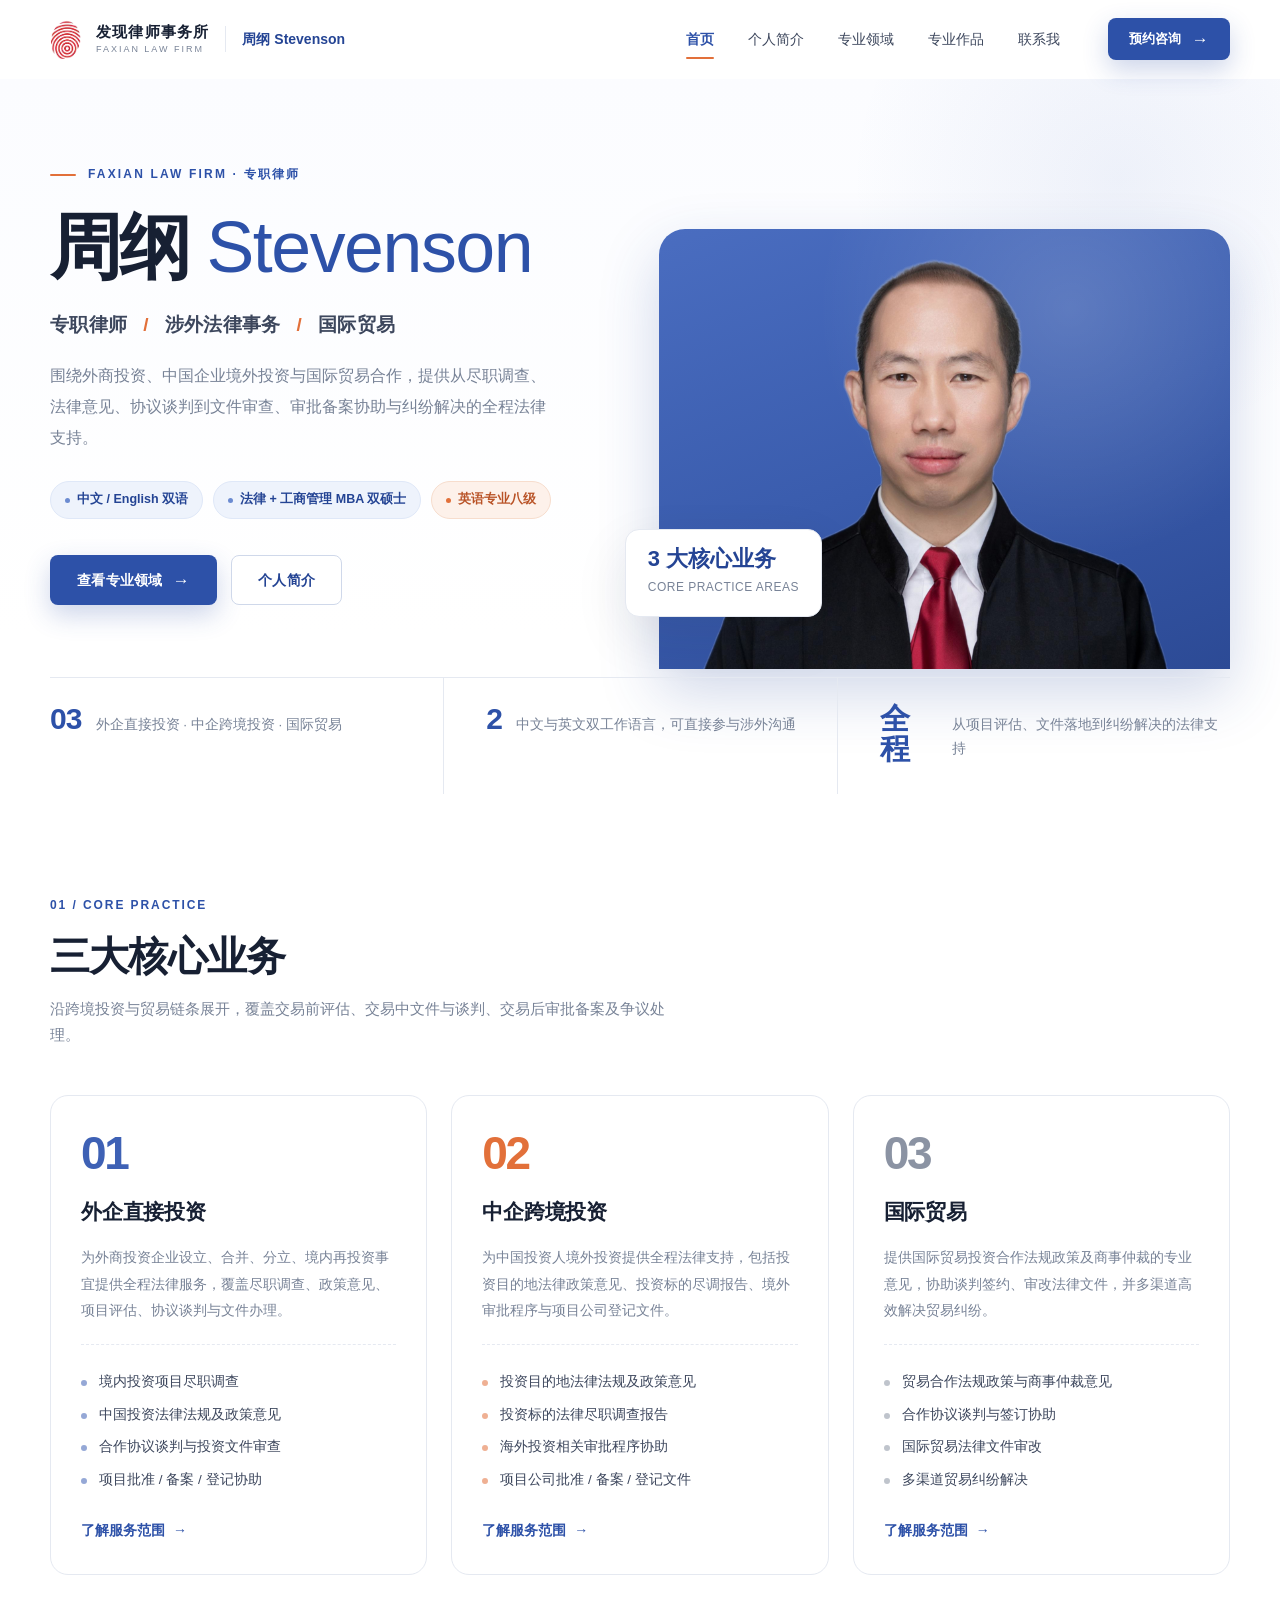
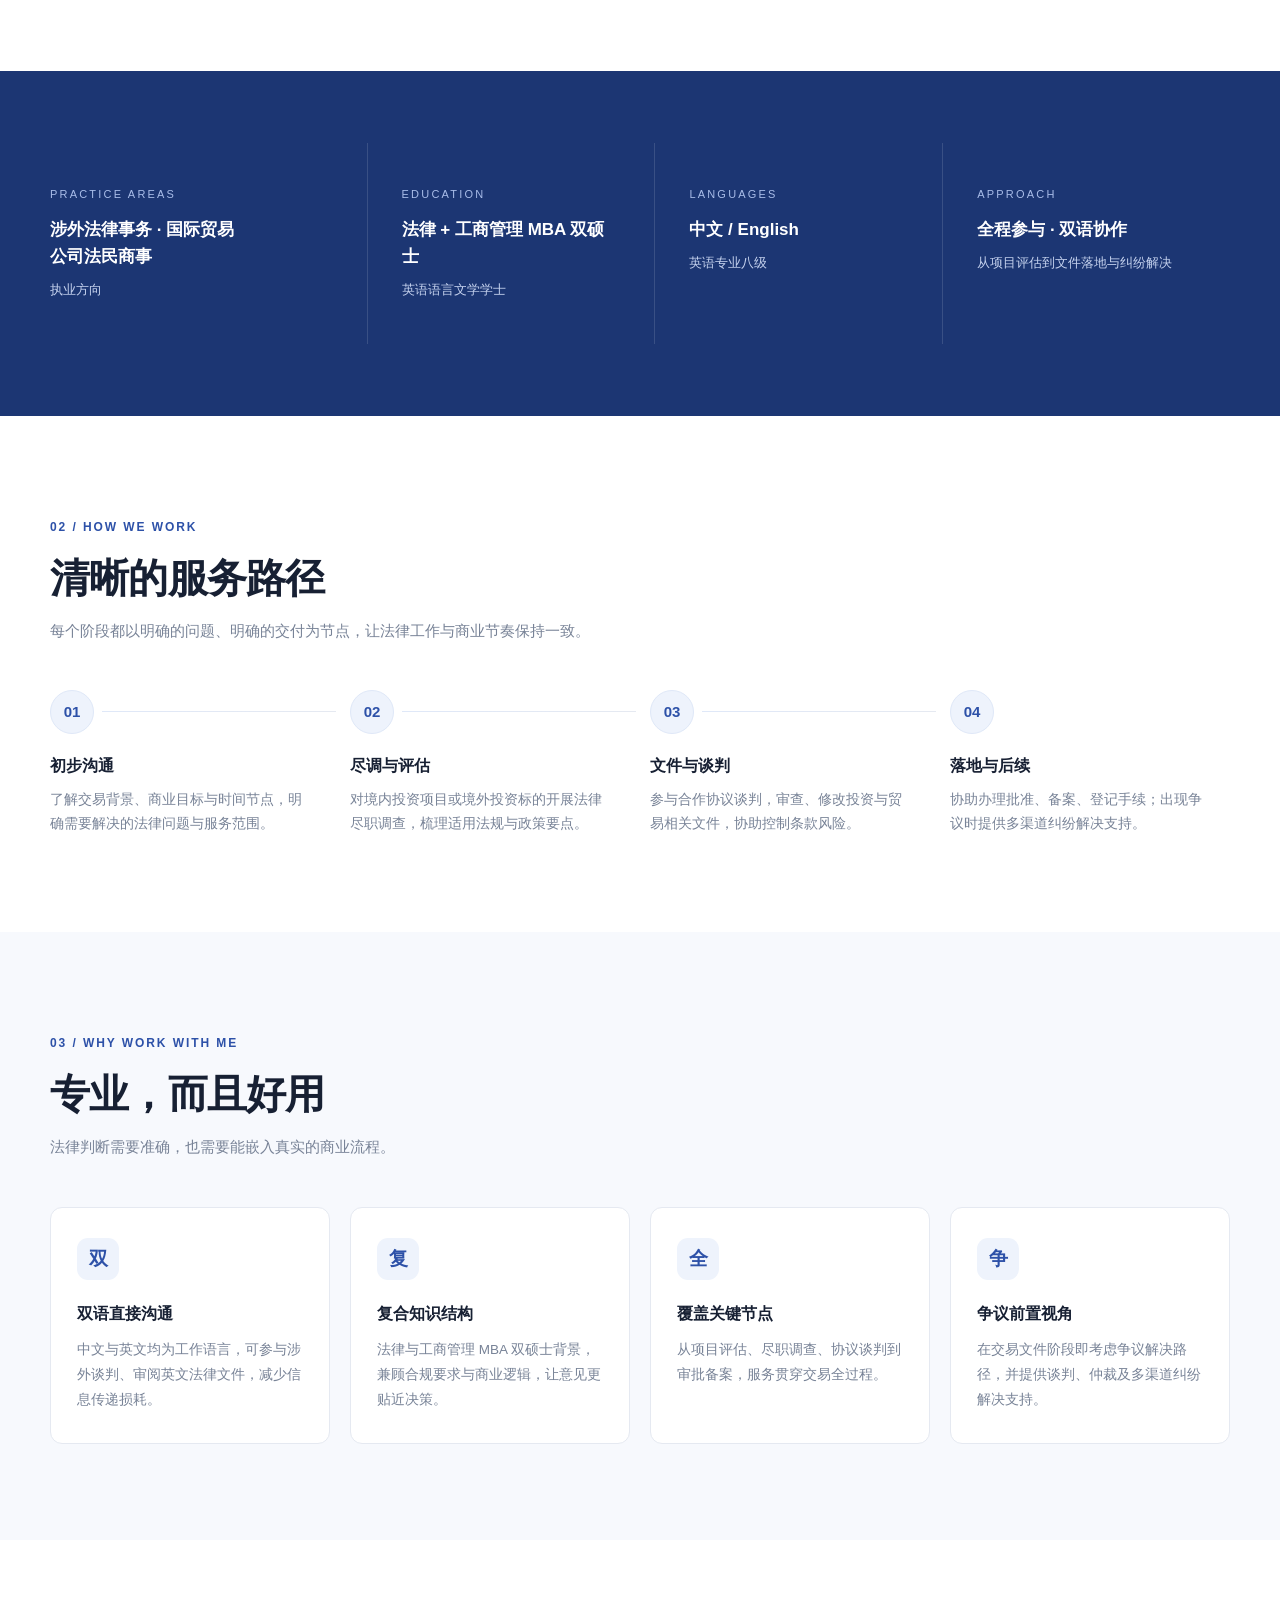
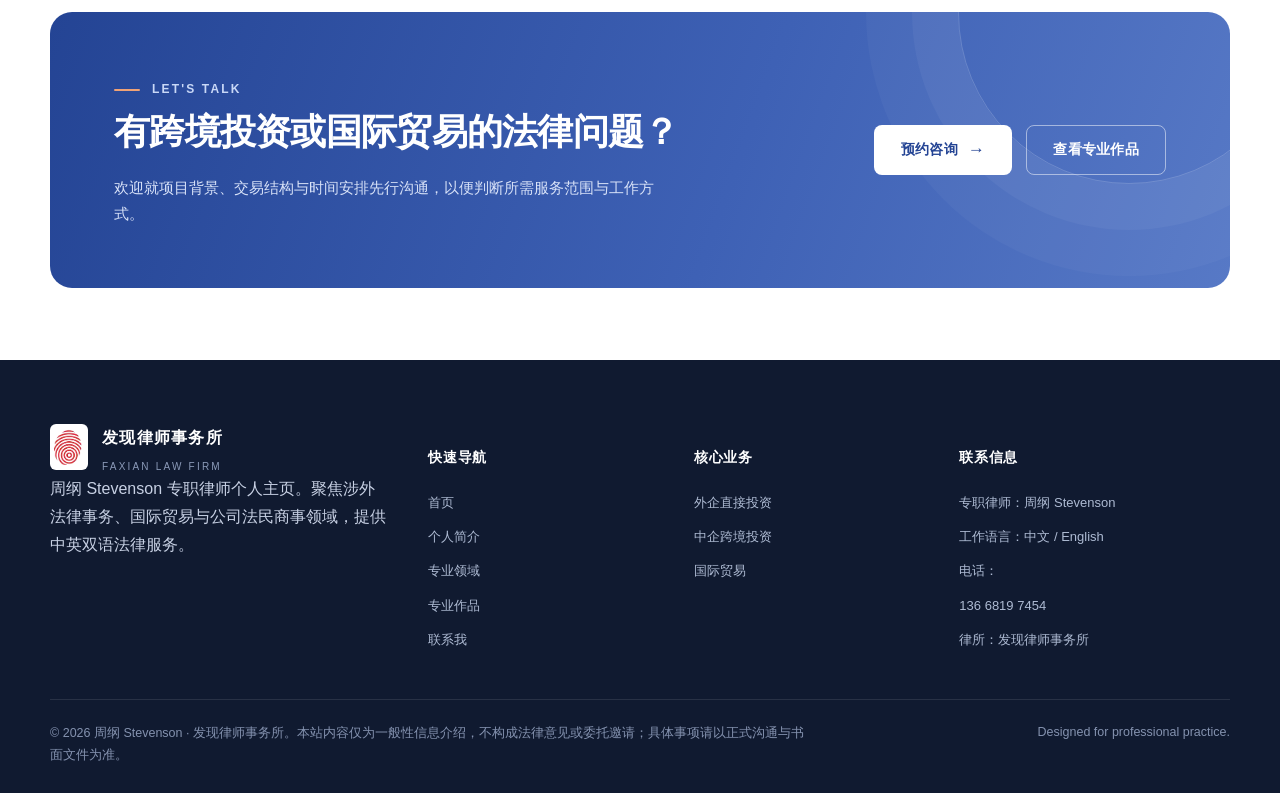
<file: index.html>
<!DOCTYPE html>
<html lang="zh-CN">
<head>
<meta charset="UTF-8">
<meta name="viewport" content="width=device-width, initial-scale=1.0">
<title>周纲 Stevenson | 专职律师 · 涉外法律事务与国际贸易</title>
<meta name="description" content="周纲 Stevenson，发现律师事务所专职律师。专注于外企直接投资、中企跨境投资、国际贸易三大领域，提供中英双语全流程法律服务。">
<meta name="keywords" content="周纲,Stevenson,发现律师事务所,涉外律师,外商投资,跨境投资,国际贸易,专职律师">
<link rel="icon" type="image/png" href="assets/img/favicon.png">
<link rel="stylesheet" href="assets/css/style.css">
</head>
<body>

<header class="site-header">
  <div class="wrap nav">
    <a class="brand" href="index.html" aria-label="发现律师事务所 · 周纲律师个人主页">
      <img class="brand-mark" src="assets/img/logo-mark.png" alt="发现律师事务所标志">
      <span class="brand-text">
        <span class="brand-name">发现律师事务所</span>
        <span class="brand-sub">FAXIAN LAW FIRM</span>
      </span>
      <span class="brand-divider"></span>
      <span class="brand-person">周纲 Stevenson</span>
    </a>
    <button class="nav-toggle" type="button" aria-label="展开导航菜单" aria-expanded="false" aria-controls="nav-links">
      <span></span><span></span><span></span>
    </button>
    <nav class="nav-links" id="nav-links" aria-label="主导航">
      <a href="index.html">首页</a>
      <a href="about.html">个人简介</a>
      <a href="practice.html">专业领域</a>
      <a href="works.html">专业作品</a>
      <a href="contact.html">联系我</a>
      <span class="nav-cta"><a class="btn btn-primary" href="contact.html">预约咨询 <span class="arrow" aria-hidden="true">→</span></a></span>
    </nav>
  </div>
</header>

<main>

  <!-- ============================ HERO ============================ -->
  <section class="hero" aria-labelledby="hero-title">
    <div class="wrap">
      <div class="hero-grid">
        <div class="hero-copy">
          <span class="eyebrow">Faxian Law Firm · 专职律师</span>
          <h1 class="hero-name" id="hero-title">周纲 <span class="en">Stevenson</span></h1>
          <p class="hero-role">专职律师 <span class="dot">/</span> 涉外法律事务 <span class="dot">/</span> 国际贸易</p>
          <p class="hero-lead">围绕外商投资、中国企业境外投资与国际贸易合作，提供从尽职调查、法律意见、协议谈判到文件审查、审批备案协助与纠纷解决的全程法律支持。</p>
          <div class="hero-tags">
            <span class="tag">中文 / English 双语</span>
            <span class="tag">法律 + 工商管理 MBA 双硕士</span>
            <span class="tag warm">英语专业八级</span>
          </div>
          <div class="hero-actions">
            <a class="btn btn-primary" href="practice.html">查看专业领域 <span class="arrow" aria-hidden="true">→</span></a>
            <a class="btn btn-outline" href="about.html">个人简介</a>
          </div>
        </div>
        <div class="hero-visual">
          <div class="hero-photo-card">
            <img src="assets/img/portrait-web.png" alt="周纲 Stevenson 专职律师正装肖像">
          </div>
          <div class="hero-badge">
            <strong>3 大核心业务</strong>
            <span>CORE PRACTICE AREAS</span>
          </div>
        </div>
      </div>
      <div class="hero-stats">
        <div class="hero-stat"><b>03</b><span>外企直接投资 · 中企跨境投资 · 国际贸易</span></div>
        <div class="hero-stat"><b>2</b><span>中文与英文双工作语言，可直接参与涉外沟通</span></div>
        <div class="hero-stat"><b>全程</b><span>从项目评估、文件落地到纠纷解决的法律支持</span></div>
      </div>
    </div>
  </section>

  <!-- ============================ 核心业务 ============================ -->
  <section id="practice" aria-labelledby="practice-title">
    <div class="wrap">
      <div class="section-head reveal">
        <span class="section-kicker">01 / Core Practice</span>
        <h2 class="section-title" id="practice-title">三大核心业务</h2>
        <p class="section-desc">沿跨境投资与贸易链条展开，覆盖交易前评估、交易中文件与谈判、交易后审批备案及争议处理。</p>
      </div>
      <div class="practice-grid">

        <article class="practice-card reveal" style="--accent:#3e61b5">
          <div class="practice-num">01</div>
          <h3>外企直接投资</h3>
          <p>为外商投资企业设立、合并、分立、境内再投资事宜提供全程法律服务，覆盖尽职调查、政策意见、项目评估、协议谈判与文件办理。</p>
          <ul class="practice-list">
            <li>境内投资项目尽职调查</li>
            <li>中国投资法律法规及政策意见</li>
            <li>合作协议谈判与投资文件审查</li>
            <li>项目批准 / 备案 / 登记协助</li>
          </ul>
          <div class="card-foot"><a class="link-more" href="practice.html#p1">了解服务范围 <span class="arrow" aria-hidden="true">→</span></a></div>
        </article>

        <article class="practice-card reveal d1" style="--accent:#e2703a">
          <div class="practice-num">02</div>
          <h3>中企跨境投资</h3>
          <p>为中国投资人境外投资提供全程法律支持，包括投资目的地法律政策意见、投资标的尽调报告、境外审批程序与项目公司登记文件。</p>
          <ul class="practice-list">
            <li>投资目的地法律法规及政策意见</li>
            <li>投资标的法律尽职调查报告</li>
            <li>海外投资相关审批程序协助</li>
            <li>项目公司批准 / 备案 / 登记文件</li>
          </ul>
          <div class="card-foot"><a class="link-more" href="practice.html#p2">了解服务范围 <span class="arrow" aria-hidden="true">→</span></a></div>
        </article>

        <article class="practice-card reveal d2" style="--accent:#8b93a3">
          <div class="practice-num">03</div>
          <h3>国际贸易</h3>
          <p>提供国际贸易投资合作法规政策及商事仲裁的专业意见，协助谈判签约、审改法律文件，并多渠道高效解决贸易纠纷。</p>
          <ul class="practice-list">
            <li>贸易合作法规政策与商事仲裁意见</li>
            <li>合作协议谈判与签订协助</li>
            <li>国际贸易法律文件审改</li>
            <li>多渠道贸易纠纷解决</li>
          </ul>
          <div class="card-foot"><a class="link-more" href="practice.html#p3">了解服务范围 <span class="arrow" aria-hidden="true">→</span></a></div>
        </article>

      </div>
    </div>
  </section>

  <!-- ============================ 专业背景 ============================ -->
  <section class="cred-strip tight" aria-label="专业背景速览">
    <div class="wrap">
      <div class="cred-grid">
        <div class="cred-item">
          <div class="label">Practice Areas</div>
          <h4>涉外法律事务 · 国际贸易<br>公司法民商事</h4>
          <p>执业方向</p>
        </div>
        <div class="cred-item">
          <div class="label">Education</div>
          <h4>法律 + 工商管理 MBA 双硕士</h4>
          <p>英语语言文学学士</p>
        </div>
        <div class="cred-item">
          <div class="label">Languages</div>
          <h4>中文 / English</h4>
          <p>英语专业八级</p>
        </div>
        <div class="cred-item">
          <div class="label">Approach</div>
          <h4>全程参与 · 双语协作</h4>
          <p>从项目评估到文件落地与纠纷解决</p>
        </div>
      </div>
    </div>
  </section>

  <!-- ============================ 服务流程 ============================ -->
  <section aria-labelledby="flow-title">
    <div class="wrap">
      <div class="section-head reveal">
        <span class="section-kicker">02 / How We Work</span>
        <h2 class="section-title" id="flow-title">清晰的服务路径</h2>
        <p class="section-desc">每个阶段都以明确的问题、明确的交付为节点，让法律工作与商业节奏保持一致。</p>
      </div>
      <div class="flow">
        <div class="flow-step reveal"><div class="flow-num">01</div><h4>初步沟通</h4><p>了解交易背景、商业目标与时间节点，明确需要解决的法律问题与服务范围。</p></div>
        <div class="flow-step reveal d1"><div class="flow-num">02</div><h4>尽调与评估</h4><p>对境内投资项目或境外投资标的开展法律尽职调查，梳理适用法规与政策要点。</p></div>
        <div class="flow-step reveal d2"><div class="flow-num">03</div><h4>文件与谈判</h4><p>参与合作协议谈判，审查、修改投资与贸易相关文件，协助控制条款风险。</p></div>
        <div class="flow-step reveal d3"><div class="flow-num">04</div><h4>落地与后续</h4><p>协助办理批准、备案、登记手续；出现争议时提供多渠道纠纷解决支持。</p></div>
      </div>
    </div>
  </section>

  <!-- ============================ 专业优势 ============================ -->
  <section class="soft-bg" aria-labelledby="adv-title">
    <div class="wrap">
      <div class="section-head reveal">
        <span class="section-kicker">03 / Why Work With Me</span>
        <h2 class="section-title" id="adv-title">专业，而且好用</h2>
        <p class="section-desc">法律判断需要准确，也需要能嵌入真实的商业流程。</p>
      </div>
      <div class="advantage-grid">
        <div class="advantage reveal"><div class="icon">双</div><h4>双语直接沟通</h4><p>中文与英文均为工作语言，可参与涉外谈判、审阅英文法律文件，减少信息传递损耗。</p></div>
        <div class="advantage reveal d1"><div class="icon">复</div><h4>复合知识结构</h4><p>法律与工商管理 MBA 双硕士背景，兼顾合规要求与商业逻辑，让意见更贴近决策。</p></div>
        <div class="advantage reveal d2"><div class="icon">全</div><h4>覆盖关键节点</h4><p>从项目评估、尽职调查、协议谈判到审批备案，服务贯穿交易全过程。</p></div>
        <div class="advantage reveal d3"><div class="icon">争</div><h4>争议前置视角</h4><p>在交易文件阶段即考虑争议解决路径，并提供谈判、仲裁及多渠道纠纷解决支持。</p></div>
      </div>
    </div>
  </section>

  <!-- ============================ CTA ============================ -->
  <section class="tight" aria-label="咨询入口">
    <div class="wrap">
      <div class="cta-band reveal">
        <div>
          <span class="eyebrow on-dark">Let's Talk</span>
          <h2>有跨境投资或国际贸易的法律问题？</h2>
          <p>欢迎就项目背景、交易结构与时间安排先行沟通，以便判断所需服务范围与工作方式。</p>
        </div>
        <div class="cta-actions">
          <a class="btn btn-white" href="contact.html">预约咨询 <span class="arrow" aria-hidden="true">→</span></a>
          <a class="btn btn-ghost-light" href="works.html">查看专业作品</a>
        </div>
      </div>
    </div>
  </section>

</main>

<footer class="site-footer">
  <div class="wrap">
    <div class="footer-grid">
      <div>
        <div class="footer-brand">
          <img src="assets/img/logo-mark.png" alt="发现律师事务所标志">
          <div><h4>发现律师事务所</h4><div class="en">FAXIAN LAW FIRM</div></div>
        </div>
        <p>周纲 Stevenson 专职律师个人主页。聚焦涉外法律事务、国际贸易与公司法民商事领域，提供中英双语法律服务。</p>
      </div>
      <div class="footer-col">
        <h5>快速导航</h5>
        <a href="index.html">首页</a><a href="about.html">个人简介</a><a href="practice.html">专业领域</a><a href="works.html">专业作品</a><a href="contact.html">联系我</a>
      </div>
      <div class="footer-col">
        <h5>核心业务</h5>
        <a href="practice.html#p1">外企直接投资</a><a href="practice.html#p2">中企跨境投资</a><a href="practice.html#p3">国际贸易</a>
      </div>
      <div class="footer-col">
        <h5>联系信息</h5>
        <li>专职律师：周纲 Stevenson</li>
        <li>工作语言：中文 / English</li>
        <li>电话：<a href="tel:13668197454">136 6819 7454</a></li>
        <li>律所：发现律师事务所</li>
      </div>
    </div>
    <div class="footer-bottom">
      <p>© <span data-year>2026</span> 周纲 Stevenson · 发现律师事务所。本站内容仅为一般性信息介绍，不构成法律意见或委托邀请；具体事项请以正式沟通与书面文件为准。</p>
      <span>Designed for professional practice.</span>
    </div>
  </div>
</footer>

<button class="to-top" type="button" aria-label="回到顶部">↑</button>
<div class="toast" role="status" aria-live="polite"></div>
<script src="assets/js/main.js"></script>
</body>
</html>
</file>
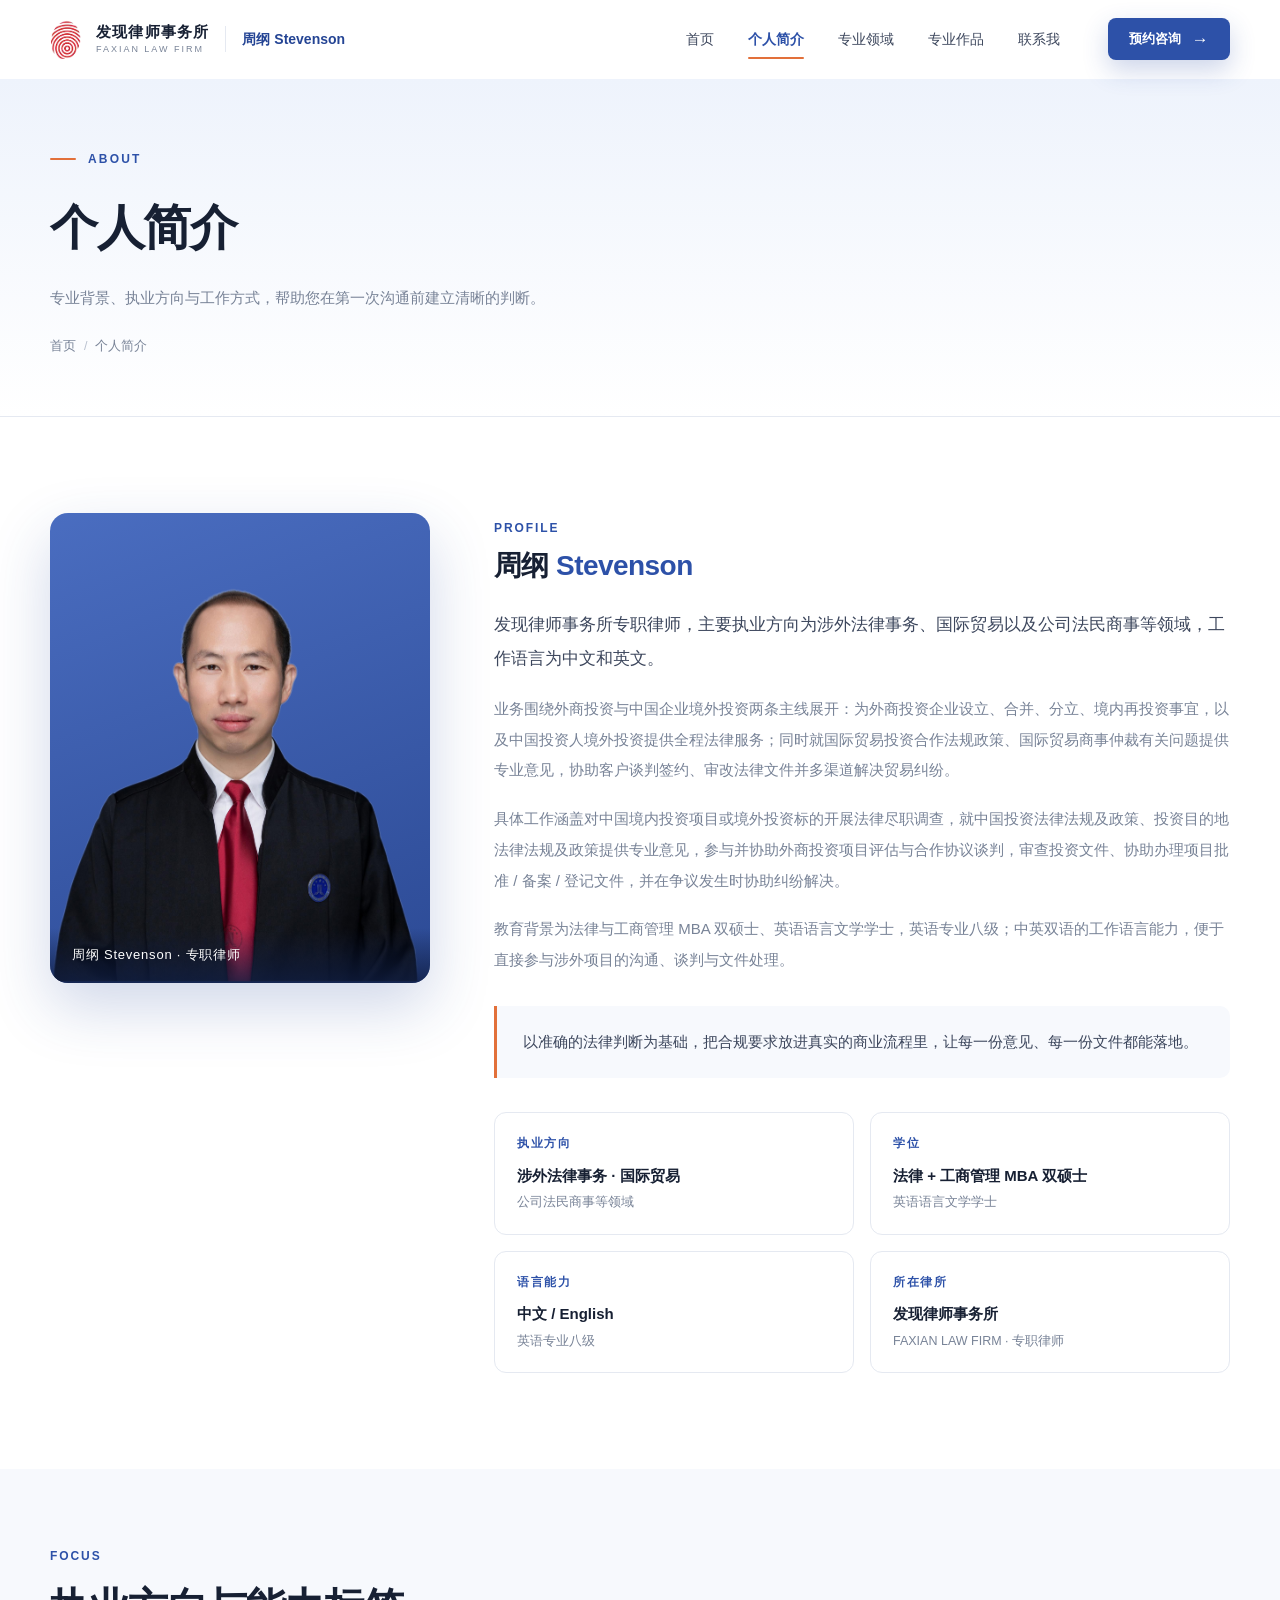
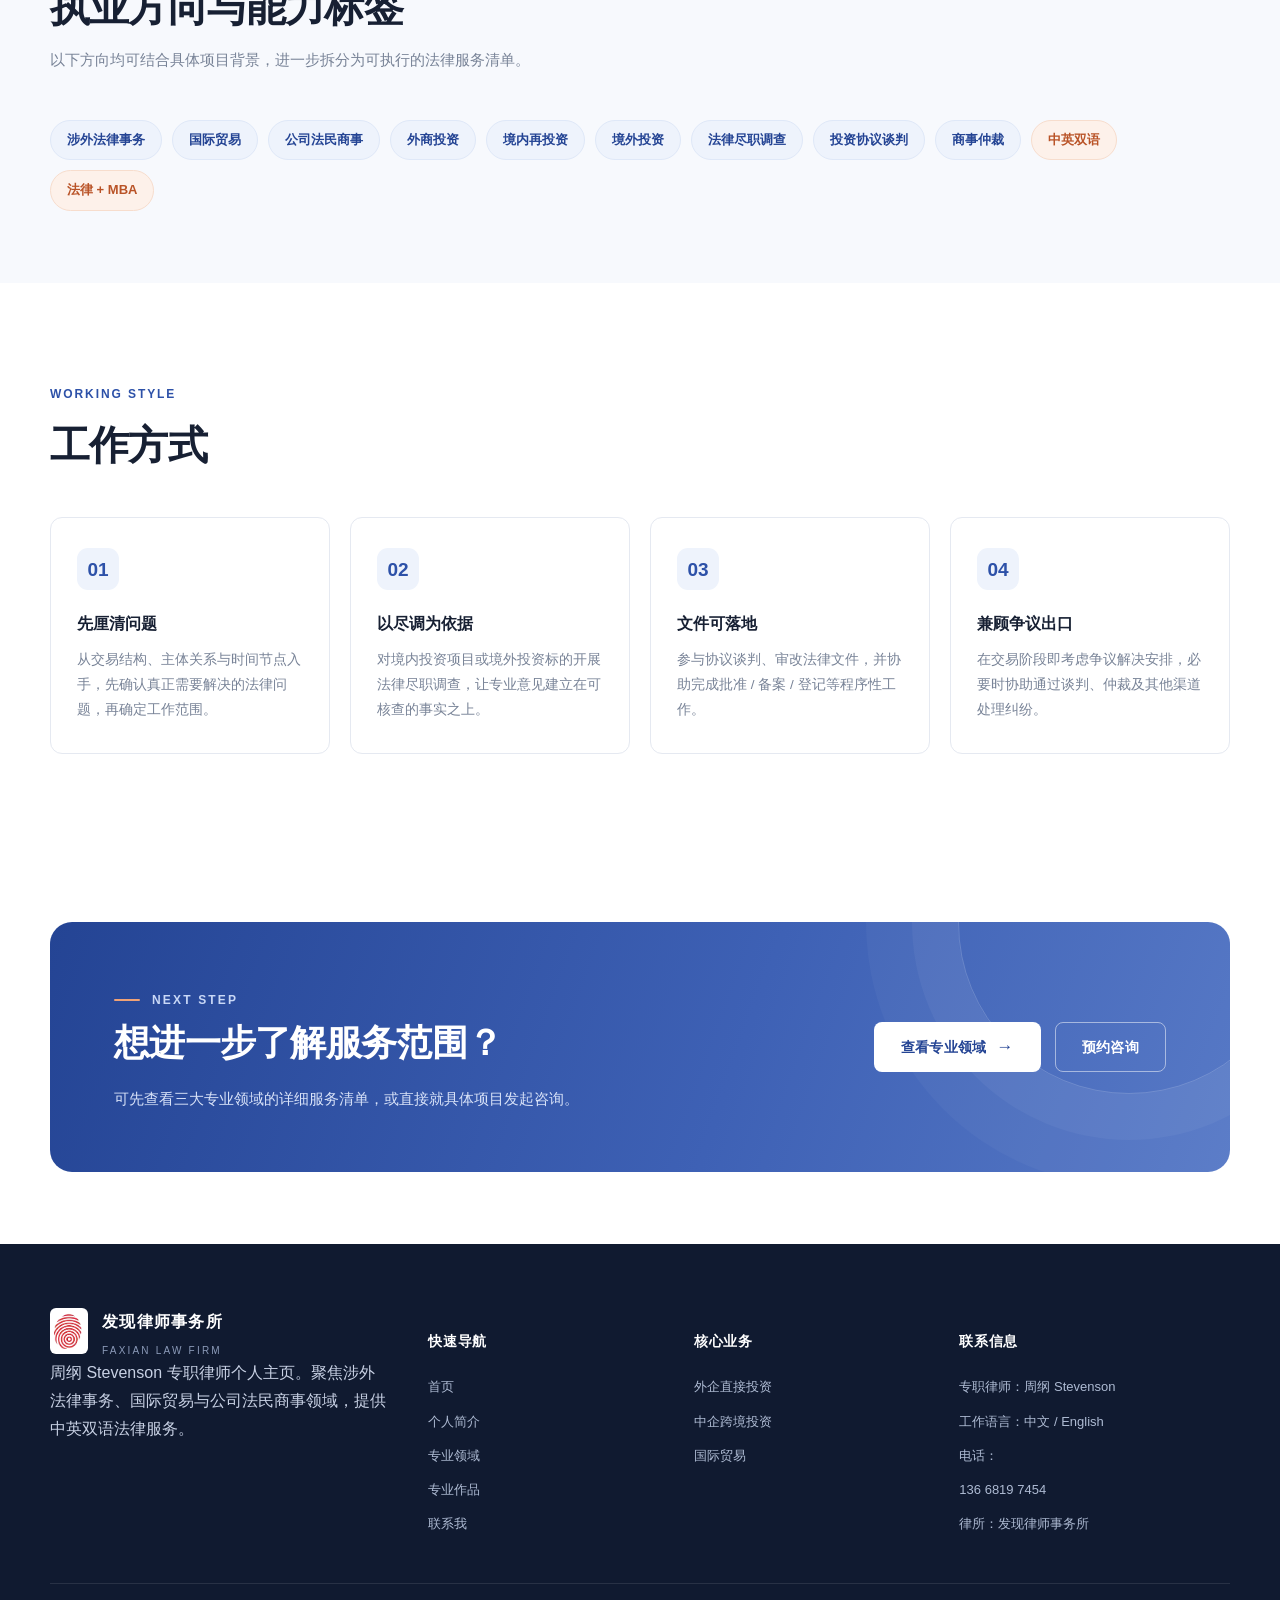
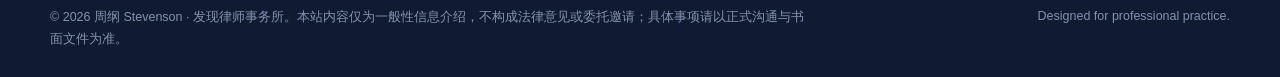
<file: about.html>
<!DOCTYPE html>
<html lang="zh-CN">
<head>
<meta charset="UTF-8">
<meta name="viewport" content="width=device-width, initial-scale=1.0">
<title>个人简介 | 周纲 Stevenson 专职律师</title>
<meta name="description" content="周纲 Stevenson，发现律师事务所专职律师。法律与工商管理 MBA 双硕士，英语语言文学学士，中英双语工作语言，专注涉外法律事务、国际贸易与公司法民商事。">
<link rel="icon" type="image/png" href="assets/img/favicon.png">
<link rel="stylesheet" href="assets/css/style.css">
</head>
<body>

<header class="site-header">
  <div class="wrap nav">
    <a class="brand" href="index.html" aria-label="发现律师事务所 · 周纲律师个人主页">
      <img class="brand-mark" src="assets/img/logo-mark.png" alt="发现律师事务所标志">
      <span class="brand-text">
        <span class="brand-name">发现律师事务所</span>
        <span class="brand-sub">FAXIAN LAW FIRM</span>
      </span>
      <span class="brand-divider"></span>
      <span class="brand-person">周纲 Stevenson</span>
    </a>
    <button class="nav-toggle" type="button" aria-label="展开导航菜单" aria-expanded="false" aria-controls="nav-links">
      <span></span><span></span><span></span>
    </button>
    <nav class="nav-links" id="nav-links" aria-label="主导航">
      <a href="index.html">首页</a>
      <a href="about.html">个人简介</a>
      <a href="practice.html">专业领域</a>
      <a href="works.html">专业作品</a>
      <a href="contact.html">联系我</a>
      <span class="nav-cta"><a class="btn btn-primary" href="contact.html">预约咨询 <span class="arrow" aria-hidden="true">→</span></a></span>
    </nav>
  </div>
</header>

<main>

  <div class="page-hero">
    <div class="wrap">
      <span class="eyebrow">About</span>
      <h1>个人简介</h1>
      <p>专业背景、执业方向与工作方式，帮助您在第一次沟通前建立清晰的判断。</p>
      <div class="crumb"><a href="index.html">首页</a><span>/</span>个人简介</div>
    </div>
  </div>

  <!-- ============================ 简介主体 ============================ -->
  <section aria-labelledby="about-title">
    <div class="wrap">
      <div class="about-grid">
        <figure class="about-photo reveal">
          <img src="assets/img/portrait-web.png" alt="周纲 Stevenson 专职律师正装肖像">
          <figcaption>周纲 Stevenson · 专职律师</figcaption>
        </figure>

        <div class="about-body reveal d1">
          <span class="section-kicker">Profile</span>
          <h2 id="about-title">周纲 <span class="text-blue">Stevenson</span></h2>
          <p class="lead">发现律师事务所专职律师，主要执业方向为涉外法律事务、国际贸易以及公司法民商事等领域，工作语言为中文和英文。</p>
          <p class="body">业务围绕外商投资与中国企业境外投资两条主线展开：为外商投资企业设立、合并、分立、境内再投资事宜，以及中国投资人境外投资提供全程法律服务；同时就国际贸易投资合作法规政策、国际贸易商事仲裁有关问题提供专业意见，协助客户谈判签约、审改法律文件并多渠道解决贸易纠纷。</p>
          <p class="body">具体工作涵盖对中国境内投资项目或境外投资标的开展法律尽职调查，就中国投资法律法规及政策、投资目的地法律法规及政策提供专业意见，参与并协助外商投资项目评估与合作协议谈判，审查投资文件、协助办理项目批准 / 备案 / 登记文件，并在争议发生时协助纠纷解决。</p>
          <p class="body">教育背景为法律与工商管理 MBA 双硕士、英语语言文学学士，英语专业八级；中英双语的工作语言能力，便于直接参与涉外项目的沟通、谈判与文件处理。</p>

          <div class="about-quote">以准确的法律判断为基础，把合规要求放进真实的商业流程里，让每一份意见、每一份文件都能落地。</div>

          <div class="fact-grid">
            <div class="fact"><div class="k">执业方向</div><div class="v">涉外法律事务 · 国际贸易</div><div class="n">公司法民商事等领域</div></div>
            <div class="fact"><div class="k">学位</div><div class="v">法律 + 工商管理 MBA 双硕士</div><div class="n">英语语言文学学士</div></div>
            <div class="fact"><div class="k">语言能力</div><div class="v">中文 / English</div><div class="n">英语专业八级</div></div>
            <div class="fact"><div class="k">所在律所</div><div class="v">发现律师事务所</div><div class="n">FAXIAN LAW FIRM · 专职律师</div></div>
          </div>
        </div>
      </div>
    </div>
  </section>

  <!-- ============================ 执业方向 ============================ -->
  <section class="soft-bg tight" aria-labelledby="focus-title">
    <div class="wrap">
      <div class="section-head reveal">
        <span class="section-kicker">Focus</span>
        <h2 class="section-title" id="focus-title">执业方向与能力标签</h2>
        <p class="section-desc">以下方向均可结合具体项目背景，进一步拆分为可执行的法律服务清单。</p>
      </div>
      <div class="pill-row reveal">
        <span class="pill">涉外法律事务</span>
        <span class="pill">国际贸易</span>
        <span class="pill">公司法民商事</span>
        <span class="pill">外商投资</span>
        <span class="pill">境内再投资</span>
        <span class="pill">境外投资</span>
        <span class="pill">法律尽职调查</span>
        <span class="pill">投资协议谈判</span>
        <span class="pill">商事仲裁</span>
        <span class="pill warm">中英双语</span>
        <span class="pill warm">法律 + MBA</span>
      </div>
    </div>
  </section>

  <!-- ============================ 工作方式 ============================ -->
  <section aria-labelledby="method-title">
    <div class="wrap">
      <div class="section-head reveal">
        <span class="section-kicker">Working Style</span>
        <h2 class="section-title" id="method-title">工作方式</h2>
      </div>
      <div class="advantage-grid">
        <div class="advantage reveal"><div class="icon">01</div><h4>先厘清问题</h4><p>从交易结构、主体关系与时间节点入手，先确认真正需要解决的法律问题，再确定工作范围。</p></div>
        <div class="advantage reveal d1"><div class="icon">02</div><h4>以尽调为依据</h4><p>对境内投资项目或境外投资标的开展法律尽职调查，让专业意见建立在可核查的事实之上。</p></div>
        <div class="advantage reveal d2"><div class="icon">03</div><h4>文件可落地</h4><p>参与协议谈判、审改法律文件，并协助完成批准 / 备案 / 登记等程序性工作。</p></div>
        <div class="advantage reveal d3"><div class="icon">04</div><h4>兼顾争议出口</h4><p>在交易阶段即考虑争议解决安排，必要时协助通过谈判、仲裁及其他渠道处理纠纷。</p></div>
      </div>
    </div>
  </section>

  <!-- ============================ CTA ============================ -->
  <section class="tight" aria-label="咨询入口">
    <div class="wrap">
      <div class="cta-band reveal">
        <div>
          <span class="eyebrow on-dark">Next Step</span>
          <h2>想进一步了解服务范围？</h2>
          <p>可先查看三大专业领域的详细服务清单，或直接就具体项目发起咨询。</p>
        </div>
        <div class="cta-actions">
          <a class="btn btn-white" href="practice.html">查看专业领域 <span class="arrow" aria-hidden="true">→</span></a>
          <a class="btn btn-ghost-light" href="contact.html">预约咨询</a>
        </div>
      </div>
    </div>
  </section>

</main>

<footer class="site-footer">
  <div class="wrap">
    <div class="footer-grid">
      <div>
        <div class="footer-brand">
          <img src="assets/img/logo-mark.png" alt="发现律师事务所标志">
          <div><h4>发现律师事务所</h4><div class="en">FAXIAN LAW FIRM</div></div>
        </div>
        <p>周纲 Stevenson 专职律师个人主页。聚焦涉外法律事务、国际贸易与公司法民商事领域，提供中英双语法律服务。</p>
      </div>
      <div class="footer-col">
        <h5>快速导航</h5>
        <a href="index.html">首页</a><a href="about.html">个人简介</a><a href="practice.html">专业领域</a><a href="works.html">专业作品</a><a href="contact.html">联系我</a>
      </div>
      <div class="footer-col">
        <h5>核心业务</h5>
        <a href="practice.html#p1">外企直接投资</a><a href="practice.html#p2">中企跨境投资</a><a href="practice.html#p3">国际贸易</a>
      </div>
      <div class="footer-col">
        <h5>联系信息</h5>
        <li>专职律师：周纲 Stevenson</li>
        <li>工作语言：中文 / English</li>
        <li>电话：<a href="tel:13668197454">136 6819 7454</a></li>
        <li>律所：发现律师事务所</li>
      </div>
    </div>
    <div class="footer-bottom">
      <p>© <span data-year>2026</span> 周纲 Stevenson · 发现律师事务所。本站内容仅为一般性信息介绍，不构成法律意见或委托邀请；具体事项请以正式沟通与书面文件为准。</p>
      <span>Designed for professional practice.</span>
    </div>
  </div>
</footer>

<button class="to-top" type="button" aria-label="回到顶部">↑</button>
<div class="toast" role="status" aria-live="polite"></div>
<script src="assets/js/main.js"></script>
</body>
</html>
</file>
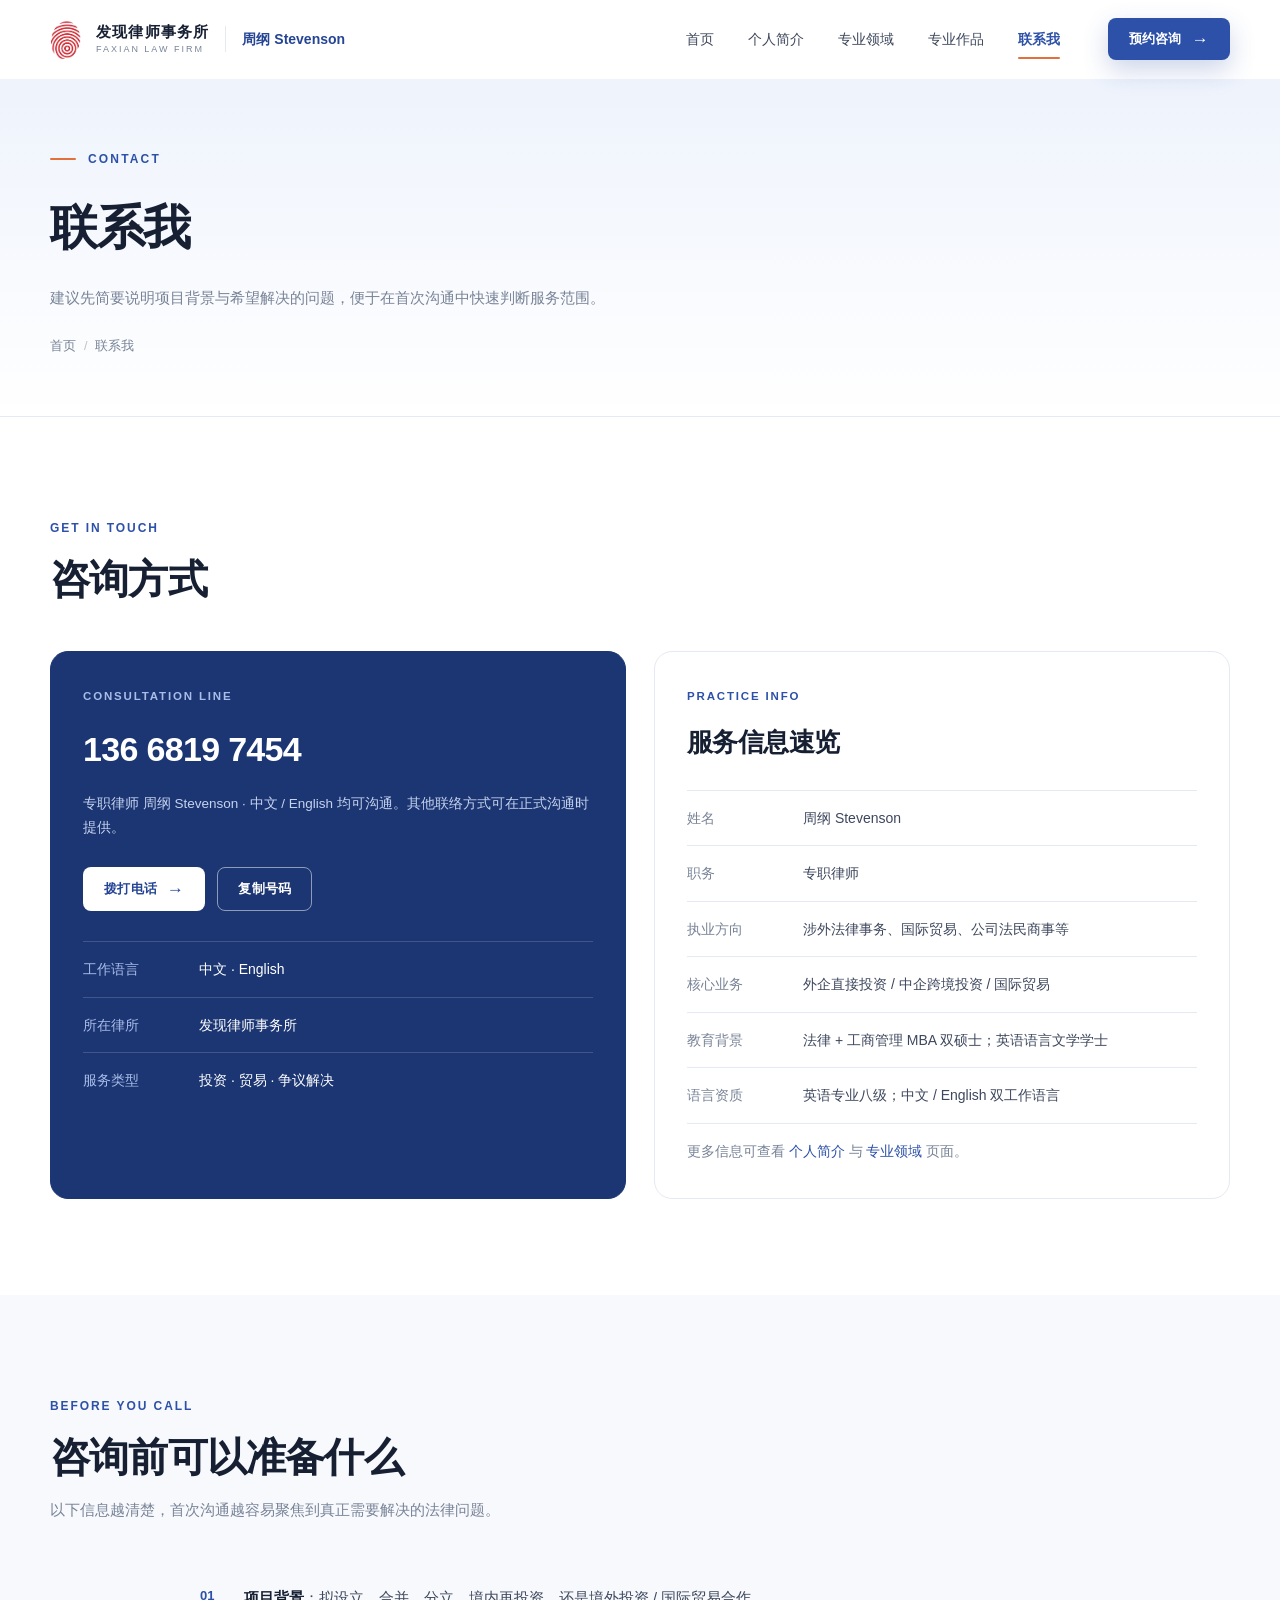
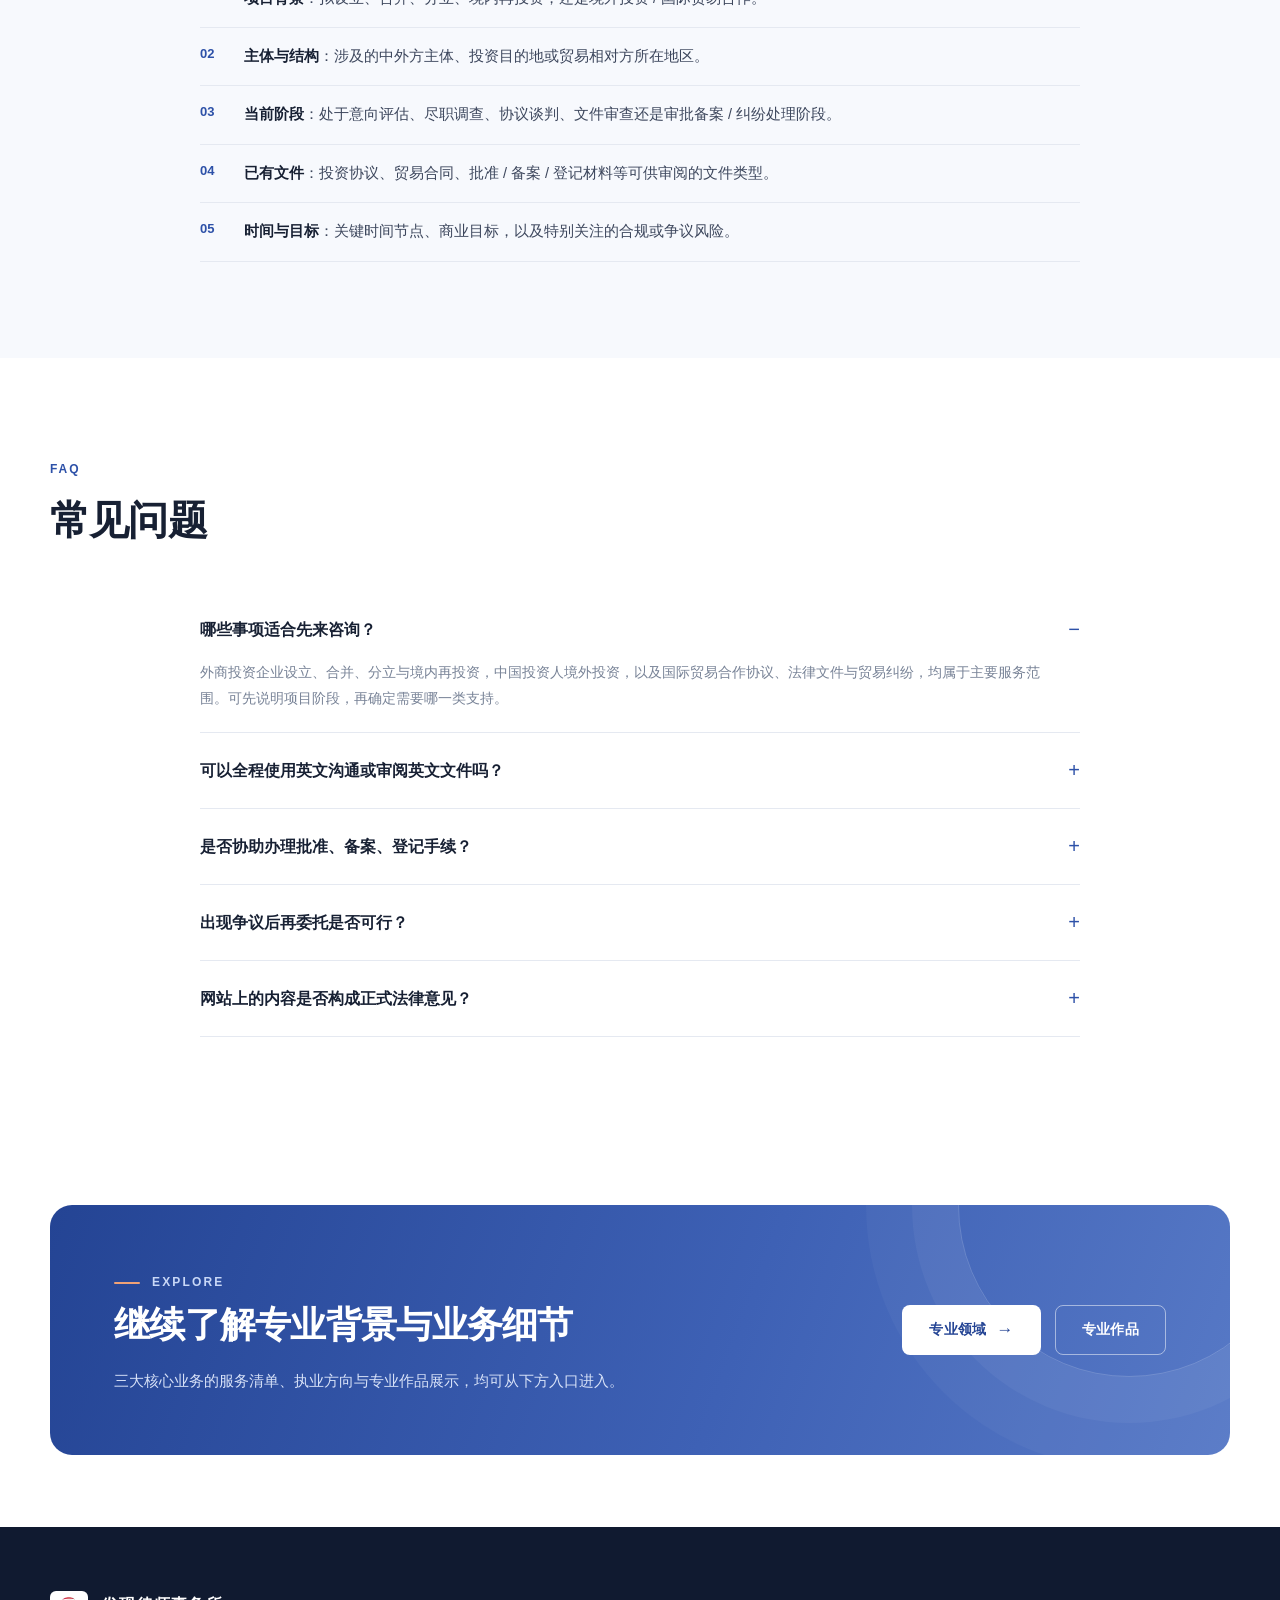
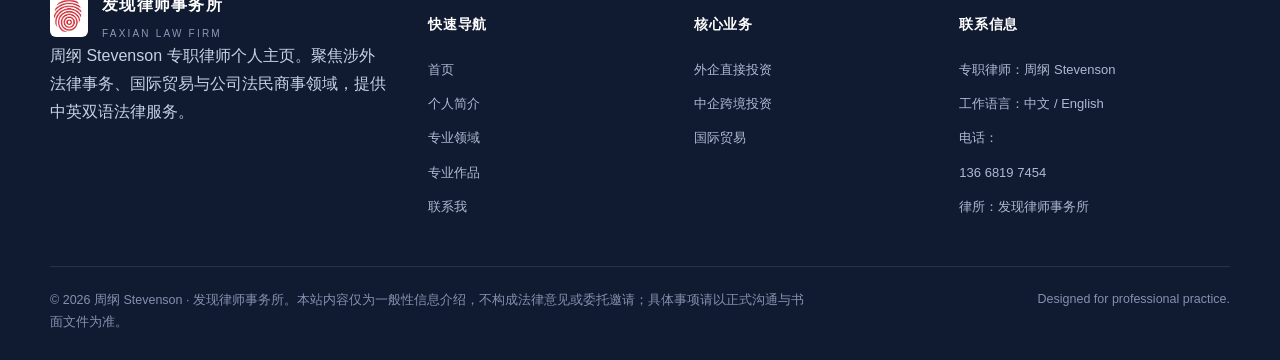
<file: contact.html>
<!DOCTYPE html>
<html lang="zh-CN">
<head>
<meta charset="UTF-8">
<meta name="viewport" content="width=device-width, initial-scale=1.0">
<title>联系我 | 周纲 Stevenson 专职律师</title>
<meta name="description" content="联系周纲 Stevenson 专职律师：咨询电话、工作语言、服务领域与咨询前准备事项。">
<link rel="icon" type="image/png" href="assets/img/favicon.png">
<link rel="stylesheet" href="assets/css/style.css">
</head>
<body>

<header class="site-header">
  <div class="wrap nav">
    <a class="brand" href="index.html" aria-label="发现律师事务所 · 周纲律师个人主页">
      <img class="brand-mark" src="assets/img/logo-mark.png" alt="发现律师事务所标志">
      <span class="brand-text">
        <span class="brand-name">发现律师事务所</span>
        <span class="brand-sub">FAXIAN LAW FIRM</span>
      </span>
      <span class="brand-divider"></span>
      <span class="brand-person">周纲 Stevenson</span>
    </a>
    <button class="nav-toggle" type="button" aria-label="展开导航菜单" aria-expanded="false" aria-controls="nav-links">
      <span></span><span></span><span></span>
    </button>
    <nav class="nav-links" id="nav-links" aria-label="主导航">
      <a href="index.html">首页</a>
      <a href="about.html">个人简介</a>
      <a href="practice.html">专业领域</a>
      <a href="works.html">专业作品</a>
      <a href="contact.html">联系我</a>
      <span class="nav-cta"><a class="btn btn-primary" href="contact.html">预约咨询 <span class="arrow" aria-hidden="true">→</span></a></span>
    </nav>
  </div>
</header>

<main>

  <div class="page-hero">
    <div class="wrap">
      <span class="eyebrow">Contact</span>
      <h1>联系我</h1>
      <p>建议先简要说明项目背景与希望解决的问题，便于在首次沟通中快速判断服务范围。</p>
      <div class="crumb"><a href="index.html">首页</a><span>/</span>联系我</div>
    </div>
  </div>

  <!-- ============================ 联系方式 ============================ -->
  <section aria-labelledby="contact-title">
    <div class="wrap">
      <div class="section-head reveal">
        <span class="section-kicker">Get in Touch</span>
        <h2 class="section-title" id="contact-title">咨询方式</h2>
      </div>
      <div class="contact-grid">
        <div class="contact-card primary reveal">
          <div class="cap">Consultation Line</div>
          <div class="big">136 6819 7454</div>
          <p class="note">专职律师 周纲 Stevenson · 中文 / English 均可沟通。其他联络方式可在正式沟通时提供。</p>
          <div class="contact-actions">
            <a class="btn btn-white" href="tel:13668197454">拨打电话 <span class="arrow" aria-hidden="true">→</span></a>
            <button class="btn btn-ghost-light" type="button" data-copy="13668197454">复制号码</button>
          </div>
          <div class="kv" style="margin-top:30px;border-top-color:rgba(255,255,255,.16)">
            <div style="border-bottom-color:rgba(255,255,255,.16)"><dt style="color:#a9bde9">工作语言</dt><dd style="color:#fff">中文 · English</dd></div>
            <div style="border-bottom-color:rgba(255,255,255,.16)"><dt style="color:#a9bde9">所在律所</dt><dd style="color:#fff">发现律师事务所</dd></div>
            <div style="border-bottom:0"><dt style="color:#a9bde9">服务类型</dt><dd style="color:#fff">投资 · 贸易 · 争议解决</dd></div>
          </div>
        </div>

        <div class="contact-card reveal d1">
          <div class="cap">Practice Info</div>
          <div class="big" style="font-size:26px">服务信息速览</div>
          <dl class="kv">
            <div><dt>姓名</dt><dd>周纲 Stevenson</dd></div>
            <div><dt>职务</dt><dd>专职律师</dd></div>
            <div><dt>执业方向</dt><dd>涉外法律事务、国际贸易、公司法民商事等</dd></div>
            <div><dt>核心业务</dt><dd>外企直接投资 / 中企跨境投资 / 国际贸易</dd></div>
            <div><dt>教育背景</dt><dd>法律 + 工商管理 MBA 双硕士；英语语言文学学士</dd></div>
            <div><dt>语言资质</dt><dd>英语专业八级；中文 / English 双工作语言</dd></div>
          </dl>
          <p class="note">更多信息可查看<a class="text-blue" href="about.html"> 个人简介 </a>与<a class="text-blue" href="practice.html"> 专业领域 </a>页面。</p>
        </div>
      </div>
    </div>
  </section>

  <!-- ============================ 咨询前准备 ============================ -->
  <section class="soft-bg" aria-labelledby="prep-title">
    <div class="wrap">
      <div class="section-head reveal">
        <span class="section-kicker">Before You Call</span>
        <h2 class="section-title" id="prep-title">咨询前可以准备什么</h2>
        <p class="section-desc">以下信息越清楚，首次沟通越容易聚焦到真正需要解决的法律问题。</p>
      </div>
      <div class="narrow">
        <ol class="prep-list reveal">
          <li><strong>项目背景</strong>：拟设立、合并、分立、境内再投资，还是境外投资 / 国际贸易合作。</li>
          <li><strong>主体与结构</strong>：涉及的中外方主体、投资目的地或贸易相对方所在地区。</li>
          <li><strong>当前阶段</strong>：处于意向评估、尽职调查、协议谈判、文件审查还是审批备案 / 纠纷处理阶段。</li>
          <li><strong>已有文件</strong>：投资协议、贸易合同、批准 / 备案 / 登记材料等可供审阅的文件类型。</li>
          <li><strong>时间与目标</strong>：关键时间节点、商业目标，以及特别关注的合规或争议风险。</li>
        </ol>
      </div>
    </div>
  </section>

  <!-- ============================ 常见问题 ============================ -->
  <section aria-labelledby="faq-title">
    <div class="wrap">
      <div class="section-head reveal">
        <span class="section-kicker">FAQ</span>
        <h2 class="section-title" id="faq-title">常见问题</h2>
      </div>
      <div class="narrow faq reveal">
        <details open>
          <summary>哪些事项适合先来咨询？</summary>
          <p>外商投资企业设立、合并、分立与境内再投资，中国投资人境外投资，以及国际贸易合作协议、法律文件与贸易纠纷，均属于主要服务范围。可先说明项目阶段，再确定需要哪一类支持。</p>
        </details>
        <details>
          <summary>可以全程使用英文沟通或审阅英文文件吗？</summary>
          <p>可以。工作语言为中文和英文，具备英语语言文学学士与英语专业八级背景，可参与涉外项目沟通、谈判与文件处理。</p>
        </details>
        <details>
          <summary>是否协助办理批准、备案、登记手续？</summary>
          <p>服务内容中包含协助办理项目批准 / 备案 / 登记文件，以及协助完成海外投资相关审批程序、项目公司相关文件。具体范围需结合项目所在地与主管部门要求确定。</p>
        </details>
        <details>
          <summary>出现争议后再委托是否可行？</summary>
          <p>可以。服务范围包含纠纷解决协助、国际贸易商事仲裁相关专业意见，以及多渠道帮助客户处理贸易纠纷；涉及具体案件的处理方式，需结合合同争议解决条款与事实材料判断。</p>
        </details>
        <details>
          <summary>网站上的内容是否构成正式法律意见？</summary>
          <p>不构成。本站内容为一般性信息介绍，不构成法律意见或委托邀请；具体事项请以正式沟通与书面文件为准。</p>
        </details>
      </div>
    </div>
  </section>

  <!-- ============================ 其他入口 ============================ -->
  <section class="tight" aria-label="其他入口">
    <div class="wrap">
      <div class="cta-band reveal">
        <div>
          <span class="eyebrow on-dark">Explore</span>
          <h2>继续了解专业背景与业务细节</h2>
          <p>三大核心业务的服务清单、执业方向与专业作品展示，均可从下方入口进入。</p>
        </div>
        <div class="cta-actions">
          <a class="btn btn-white" href="practice.html">专业领域 <span class="arrow" aria-hidden="true">→</span></a>
          <a class="btn btn-ghost-light" href="works.html">专业作品</a>
        </div>
      </div>
    </div>
  </section>

</main>

<footer class="site-footer">
  <div class="wrap">
    <div class="footer-grid">
      <div>
        <div class="footer-brand">
          <img src="assets/img/logo-mark.png" alt="发现律师事务所标志">
          <div><h4>发现律师事务所</h4><div class="en">FAXIAN LAW FIRM</div></div>
        </div>
        <p>周纲 Stevenson 专职律师个人主页。聚焦涉外法律事务、国际贸易与公司法民商事领域，提供中英双语法律服务。</p>
      </div>
      <div class="footer-col">
        <h5>快速导航</h5>
        <a href="index.html">首页</a><a href="about.html">个人简介</a><a href="practice.html">专业领域</a><a href="works.html">专业作品</a><a href="contact.html">联系我</a>
      </div>
      <div class="footer-col">
        <h5>核心业务</h5>
        <a href="practice.html#p1">外企直接投资</a><a href="practice.html#p2">中企跨境投资</a><a href="practice.html#p3">国际贸易</a>
      </div>
      <div class="footer-col">
        <h5>联系信息</h5>
        <li>专职律师：周纲 Stevenson</li>
        <li>工作语言：中文 / English</li>
        <li>电话：<a href="tel:13668197454">136 6819 7454</a></li>
        <li>律所：发现律师事务所</li>
      </div>
    </div>
    <div class="footer-bottom">
      <p>© <span data-year>2026</span> 周纲 Stevenson · 发现律师事务所。本站内容仅为一般性信息介绍，不构成法律意见或委托邀请；具体事项请以正式沟通与书面文件为准。</p>
      <span>Designed for professional practice.</span>
    </div>
  </div>
</footer>

<button class="to-top" type="button" aria-label="回到顶部">↑</button>
<div class="toast" role="status" aria-live="polite"></div>
<script src="assets/js/main.js"></script>
</body>
</html>
</file>
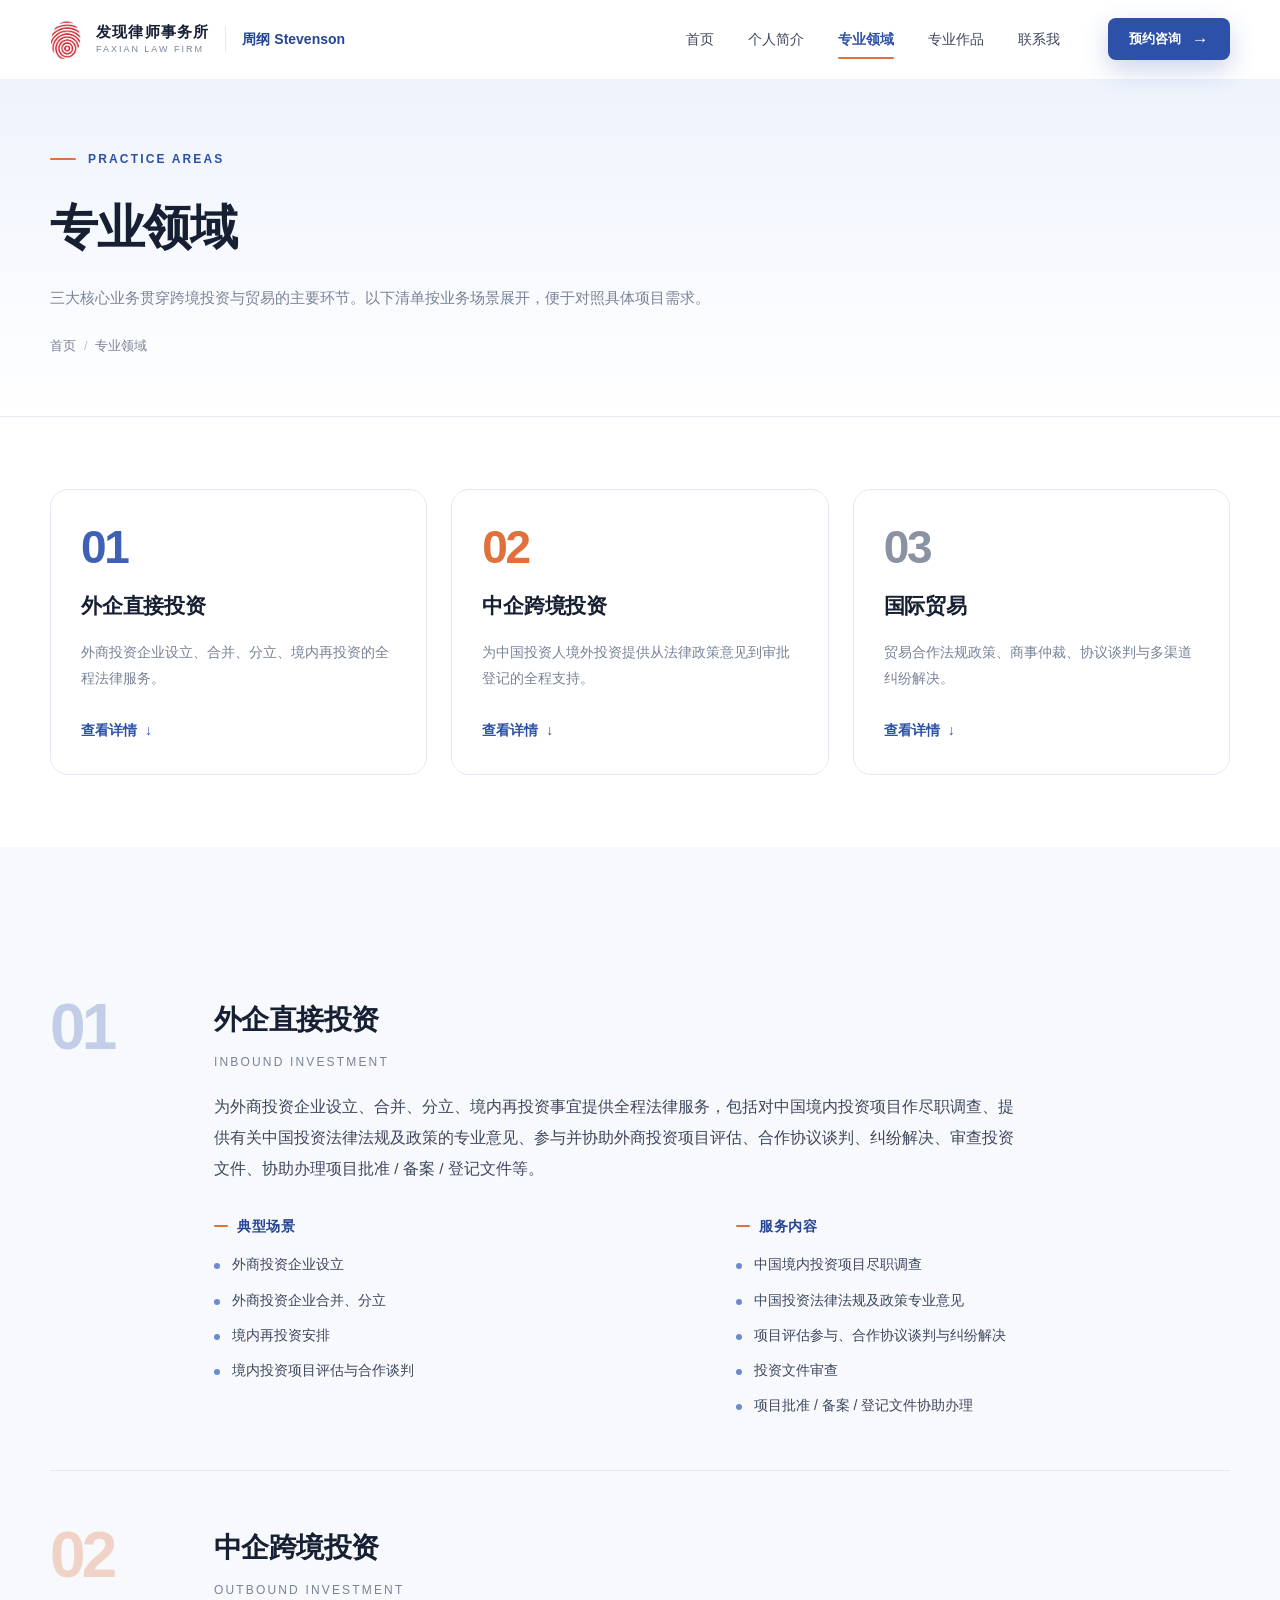
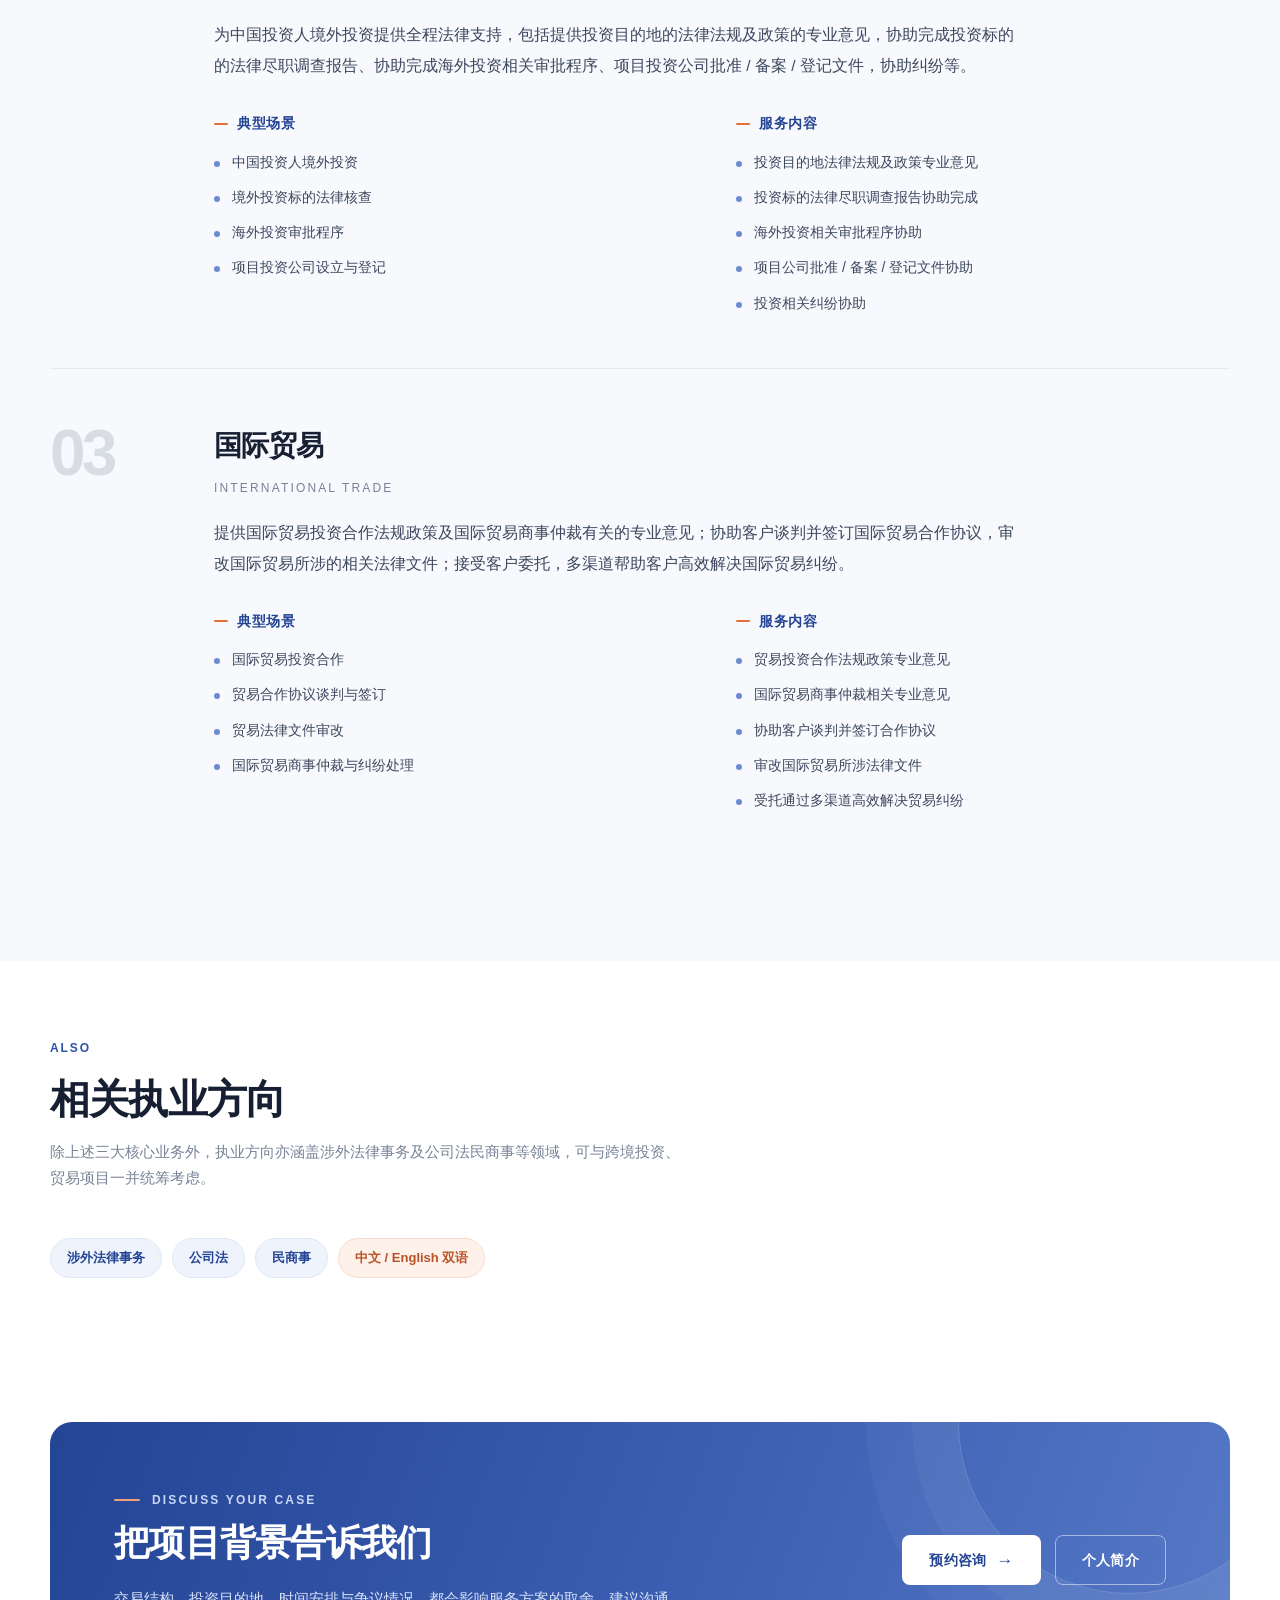
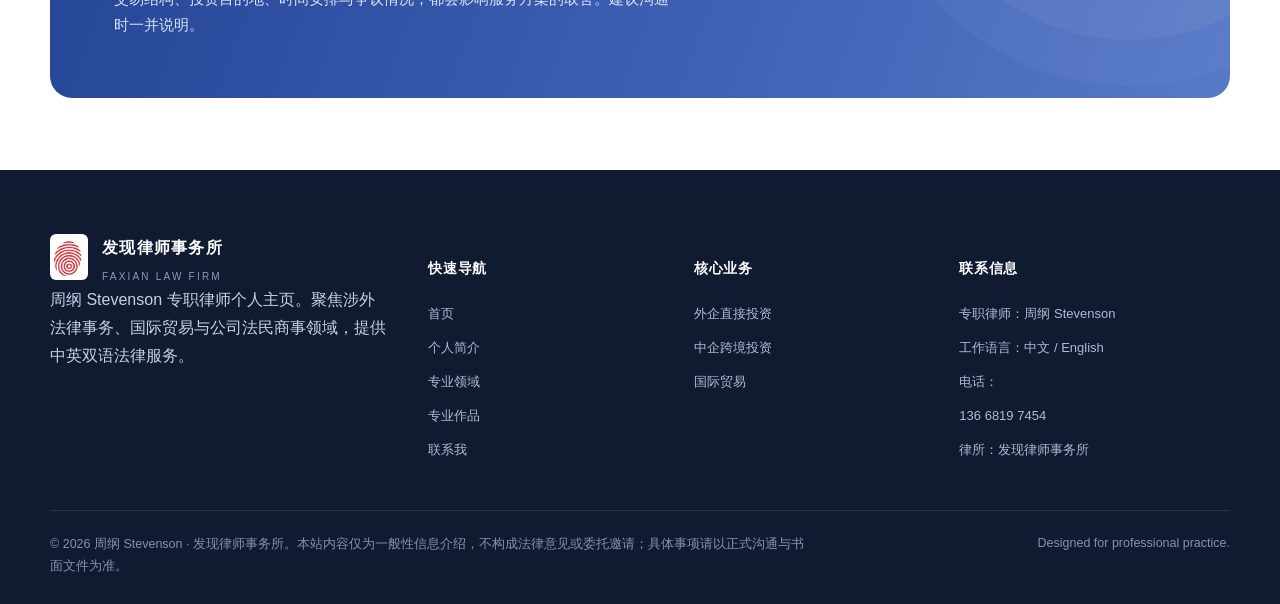
<file: practice.html>
<!DOCTYPE html>
<html lang="zh-CN">
<head>
<meta charset="UTF-8">
<meta name="viewport" content="width=device-width, initial-scale=1.0">
<title>专业领域 | 周纲 Stevenson 专职律师</title>
<meta name="description" content="外企直接投资、中企跨境投资、国际贸易三大核心业务的详细服务清单：尽职调查、法规政策意见、协议谈判、文件审查、审批备案与纠纷解决。">
<link rel="icon" type="image/png" href="assets/img/favicon.png">
<link rel="stylesheet" href="assets/css/style.css">
</head>
<body>

<header class="site-header">
  <div class="wrap nav">
    <a class="brand" href="index.html" aria-label="发现律师事务所 · 周纲律师个人主页">
      <img class="brand-mark" src="assets/img/logo-mark.png" alt="发现律师事务所标志">
      <span class="brand-text">
        <span class="brand-name">发现律师事务所</span>
        <span class="brand-sub">FAXIAN LAW FIRM</span>
      </span>
      <span class="brand-divider"></span>
      <span class="brand-person">周纲 Stevenson</span>
    </a>
    <button class="nav-toggle" type="button" aria-label="展开导航菜单" aria-expanded="false" aria-controls="nav-links">
      <span></span><span></span><span></span>
    </button>
    <nav class="nav-links" id="nav-links" aria-label="主导航">
      <a href="index.html">首页</a>
      <a href="about.html">个人简介</a>
      <a href="practice.html">专业领域</a>
      <a href="works.html">专业作品</a>
      <a href="contact.html">联系我</a>
      <span class="nav-cta"><a class="btn btn-primary" href="contact.html">预约咨询 <span class="arrow" aria-hidden="true">→</span></a></span>
    </nav>
  </div>
</header>

<main>

  <div class="page-hero">
    <div class="wrap">
      <span class="eyebrow">Practice Areas</span>
      <h1>专业领域</h1>
      <p>三大核心业务贯穿跨境投资与贸易的主要环节。以下清单按业务场景展开，便于对照具体项目需求。</p>
      <div class="crumb"><a href="index.html">首页</a><span>/</span>专业领域</div>
    </div>
  </div>

  <!-- ============================ 快速跳转 ============================ -->
  <section class="tight" aria-label="业务快速导航">
    <div class="wrap">
      <div class="detail-grid">
        <a class="practice-card reveal" href="#p1" style="--accent:#3e61b5">
          <div class="practice-num">01</div><h3>外企直接投资</h3>
          <p>外商投资企业设立、合并、分立、境内再投资的全程法律服务。</p>
          <div class="card-foot"><span class="link-more">查看详情 <span class="arrow" aria-hidden="true">↓</span></span></div>
        </a>
        <a class="practice-card reveal d1" href="#p2" style="--accent:#e2703a">
          <div class="practice-num">02</div><h3>中企跨境投资</h3>
          <p>为中国投资人境外投资提供从法律政策意见到审批登记的全程支持。</p>
          <div class="card-foot"><span class="link-more">查看详情 <span class="arrow" aria-hidden="true">↓</span></span></div>
        </a>
        <a class="practice-card reveal d2" href="#p3" style="--accent:#8b93a3">
          <div class="practice-num">03</div><h3>国际贸易</h3>
          <p>贸易合作法规政策、商事仲裁、协议谈判与多渠道纠纷解决。</p>
          <div class="card-foot"><span class="link-more">查看详情 <span class="arrow" aria-hidden="true">↓</span></span></div>
        </a>
      </div>
    </div>
  </section>

  <!-- ============================ 业务详解 ============================ -->
  <section class="soft-bg" aria-label="业务详解">
    <div class="wrap">

      <article class="practice-block" id="p1" style="--accent:#3e61b5">
        <div class="big-num">01</div>
        <div>
          <h2>外企直接投资</h2>
          <div class="en">Inbound Investment</div>
          <p class="summary">为外商投资企业设立、合并、分立、境内再投资事宜提供全程法律服务，包括对中国境内投资项目作尽职调查、提供有关中国投资法律法规及政策的专业意见、参与并协助外商投资项目评估、合作协议谈判、纠纷解决、审查投资文件、协助办理项目批准 / 备案 / 登记文件等。</p>
          <div class="mini-grid">
            <div class="mini">
              <h4>典型场景</h4>
              <ul>
                <li>外商投资企业设立</li>
                <li>外商投资企业合并、分立</li>
                <li>境内再投资安排</li>
                <li>境内投资项目评估与合作谈判</li>
              </ul>
            </div>
            <div class="mini">
              <h4>服务内容</h4>
              <ul>
                <li>中国境内投资项目尽职调查</li>
                <li>中国投资法律法规及政策专业意见</li>
                <li>项目评估参与、合作协议谈判与纠纷解决</li>
                <li>投资文件审查</li>
                <li>项目批准 / 备案 / 登记文件协助办理</li>
              </ul>
            </div>
          </div>
        </div>
      </article>

      <article class="practice-block" id="p2" style="--accent:#e2703a">
        <div class="big-num">02</div>
        <div>
          <h2>中企跨境投资</h2>
          <div class="en">Outbound Investment</div>
          <p class="summary">为中国投资人境外投资提供全程法律支持，包括提供投资目的地的法律法规及政策的专业意见，协助完成投资标的的法律尽职调查报告、协助完成海外投资相关审批程序、项目投资公司批准 / 备案 / 登记文件，协助纠纷等。</p>
          <div class="mini-grid">
            <div class="mini">
              <h4>典型场景</h4>
              <ul>
                <li>中国投资人境外投资</li>
                <li>境外投资标的法律核查</li>
                <li>海外投资审批程序</li>
                <li>项目投资公司设立与登记</li>
              </ul>
            </div>
            <div class="mini">
              <h4>服务内容</h4>
              <ul>
                <li>投资目的地法律法规及政策专业意见</li>
                <li>投资标的法律尽职调查报告协助完成</li>
                <li>海外投资相关审批程序协助</li>
                <li>项目公司批准 / 备案 / 登记文件协助</li>
                <li>投资相关纠纷协助</li>
              </ul>
            </div>
          </div>
        </div>
      </article>

      <article class="practice-block" id="p3" style="--accent:#8b93a3">
        <div class="big-num">03</div>
        <div>
          <h2>国际贸易</h2>
          <div class="en">International Trade</div>
          <p class="summary">提供国际贸易投资合作法规政策及国际贸易商事仲裁有关的专业意见；协助客户谈判并签订国际贸易合作协议，审改国际贸易所涉的相关法律文件；接受客户委托，多渠道帮助客户高效解决国际贸易纠纷。</p>
          <div class="mini-grid">
            <div class="mini">
              <h4>典型场景</h4>
              <ul>
                <li>国际贸易投资合作</li>
                <li>贸易合作协议谈判与签订</li>
                <li>贸易法律文件审改</li>
                <li>国际贸易商事仲裁与纠纷处理</li>
              </ul>
            </div>
            <div class="mini">
              <h4>服务内容</h4>
              <ul>
                <li>贸易投资合作法规政策专业意见</li>
                <li>国际贸易商事仲裁相关专业意见</li>
                <li>协助客户谈判并签订合作协议</li>
                <li>审改国际贸易所涉法律文件</li>
                <li>受托通过多渠道高效解决贸易纠纷</li>
              </ul>
            </div>
          </div>
        </div>
      </article>

    </div>
  </section>

  <!-- ============================ 其他执业方向 ============================ -->
  <section class="tight" aria-labelledby="other-title">
    <div class="wrap">
      <div class="section-head reveal">
        <span class="section-kicker">Also</span>
        <h2 class="section-title" id="other-title">相关执业方向</h2>
        <p class="section-desc">除上述三大核心业务外，执业方向亦涵盖涉外法律事务及公司法民商事等领域，可与跨境投资、贸易项目一并统筹考虑。</p>
      </div>
      <div class="pill-row reveal">
        <span class="pill">涉外法律事务</span>
        <span class="pill">公司法</span>
        <span class="pill">民商事</span>
        <span class="pill warm">中文 / English 双语</span>
      </div>
    </div>
  </section>

  <!-- ============================ CTA ============================ -->
  <section class="tight" aria-label="咨询入口">
    <div class="wrap">
      <div class="cta-band reveal">
        <div>
          <span class="eyebrow on-dark">Discuss Your Case</span>
          <h2>把项目背景告诉我们</h2>
          <p>交易结构、投资目的地、时间安排与争议情况，都会影响服务方案的取舍。建议沟通时一并说明。</p>
        </div>
        <div class="cta-actions">
          <a class="btn btn-white" href="contact.html">预约咨询 <span class="arrow" aria-hidden="true">→</span></a>
          <a class="btn btn-ghost-light" href="about.html">个人简介</a>
        </div>
      </div>
    </div>
  </section>

</main>

<footer class="site-footer">
  <div class="wrap">
    <div class="footer-grid">
      <div>
        <div class="footer-brand">
          <img src="assets/img/logo-mark.png" alt="发现律师事务所标志">
          <div><h4>发现律师事务所</h4><div class="en">FAXIAN LAW FIRM</div></div>
        </div>
        <p>周纲 Stevenson 专职律师个人主页。聚焦涉外法律事务、国际贸易与公司法民商事领域，提供中英双语法律服务。</p>
      </div>
      <div class="footer-col">
        <h5>快速导航</h5>
        <a href="index.html">首页</a><a href="about.html">个人简介</a><a href="practice.html">专业领域</a><a href="works.html">专业作品</a><a href="contact.html">联系我</a>
      </div>
      <div class="footer-col">
        <h5>核心业务</h5>
        <a href="practice.html#p1">外企直接投资</a><a href="practice.html#p2">中企跨境投资</a><a href="practice.html#p3">国际贸易</a>
      </div>
      <div class="footer-col">
        <h5>联系信息</h5>
        <li>专职律师：周纲 Stevenson</li>
        <li>工作语言：中文 / English</li>
        <li>电话：<a href="tel:13668197454">136 6819 7454</a></li>
        <li>律所：发现律师事务所</li>
      </div>
    </div>
    <div class="footer-bottom">
      <p>© <span data-year>2026</span> 周纲 Stevenson · 发现律师事务所。本站内容仅为一般性信息介绍，不构成法律意见或委托邀请；具体事项请以正式沟通与书面文件为准。</p>
      <span>Designed for professional practice.</span>
    </div>
  </div>
</footer>

<button class="to-top" type="button" aria-label="回到顶部">↑</button>
<div class="toast" role="status" aria-live="polite"></div>
<script src="assets/js/main.js"></script>
</body>
</html>
</file>
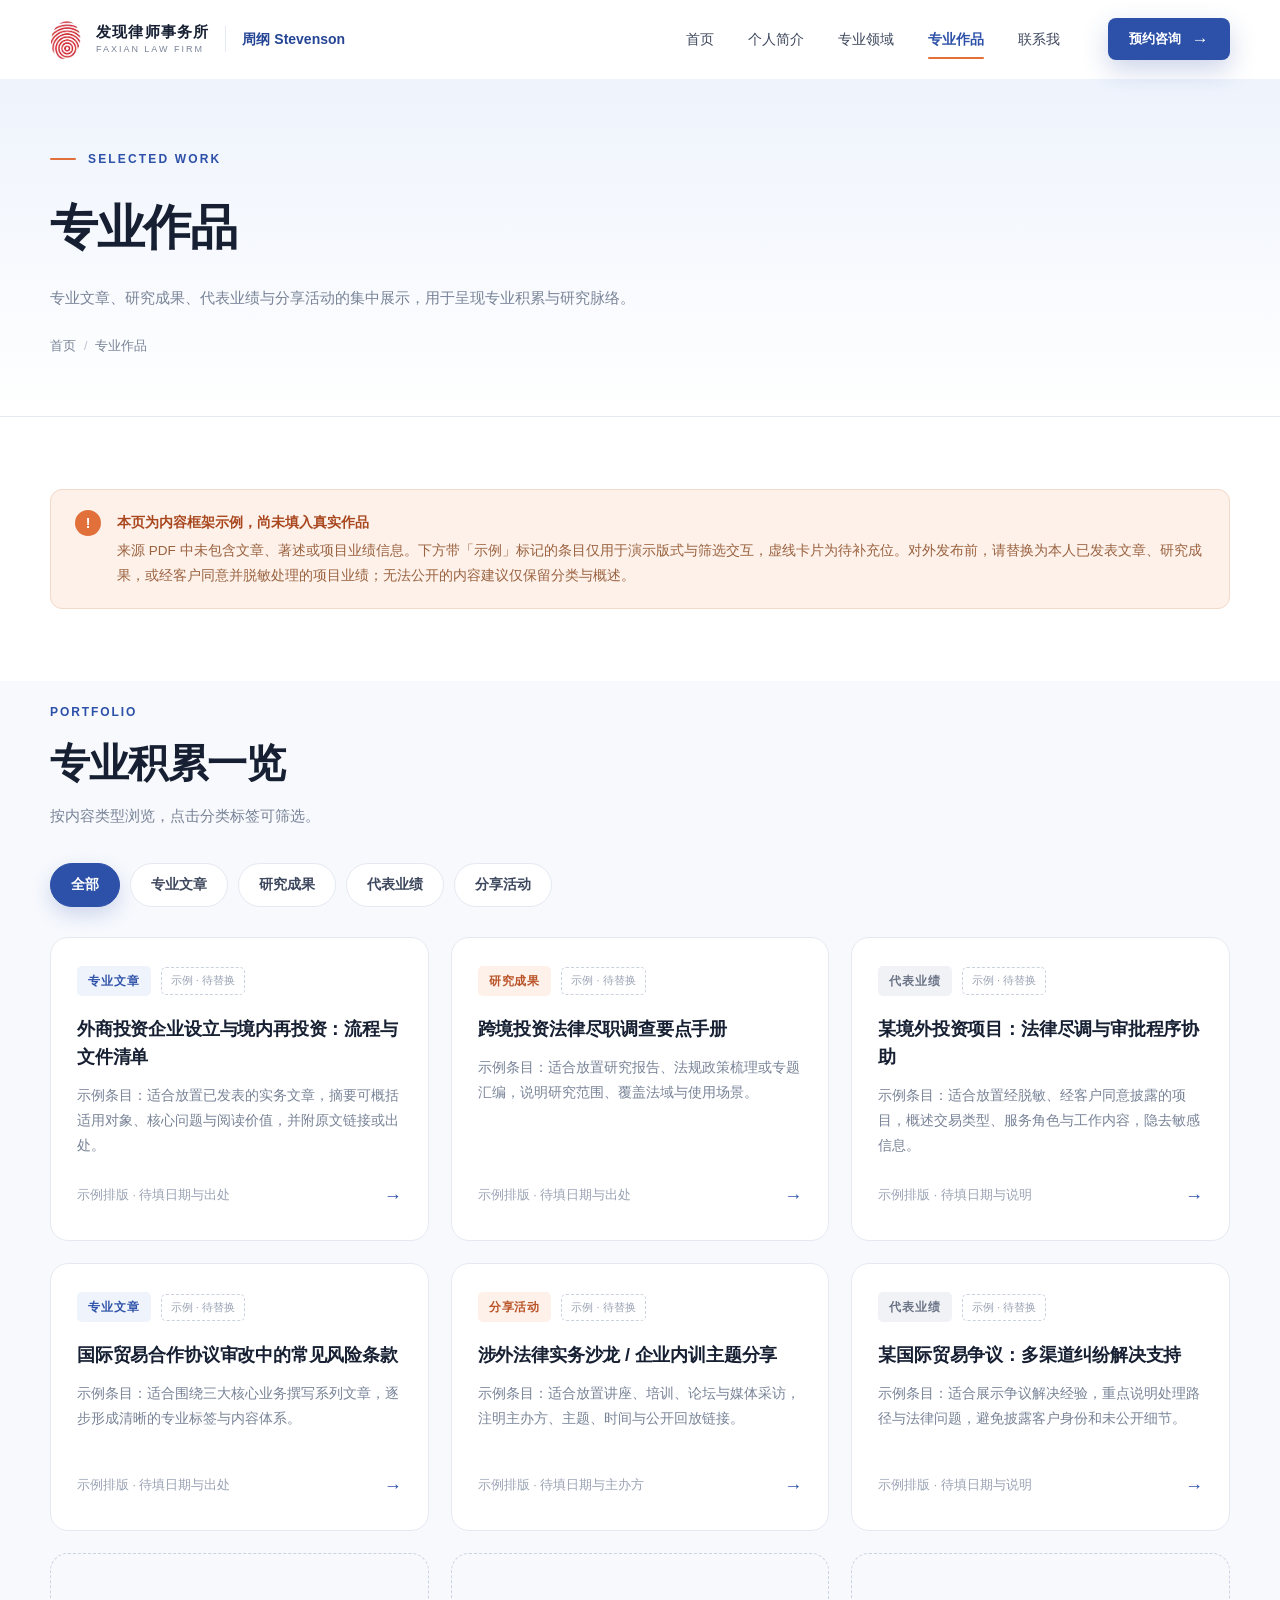
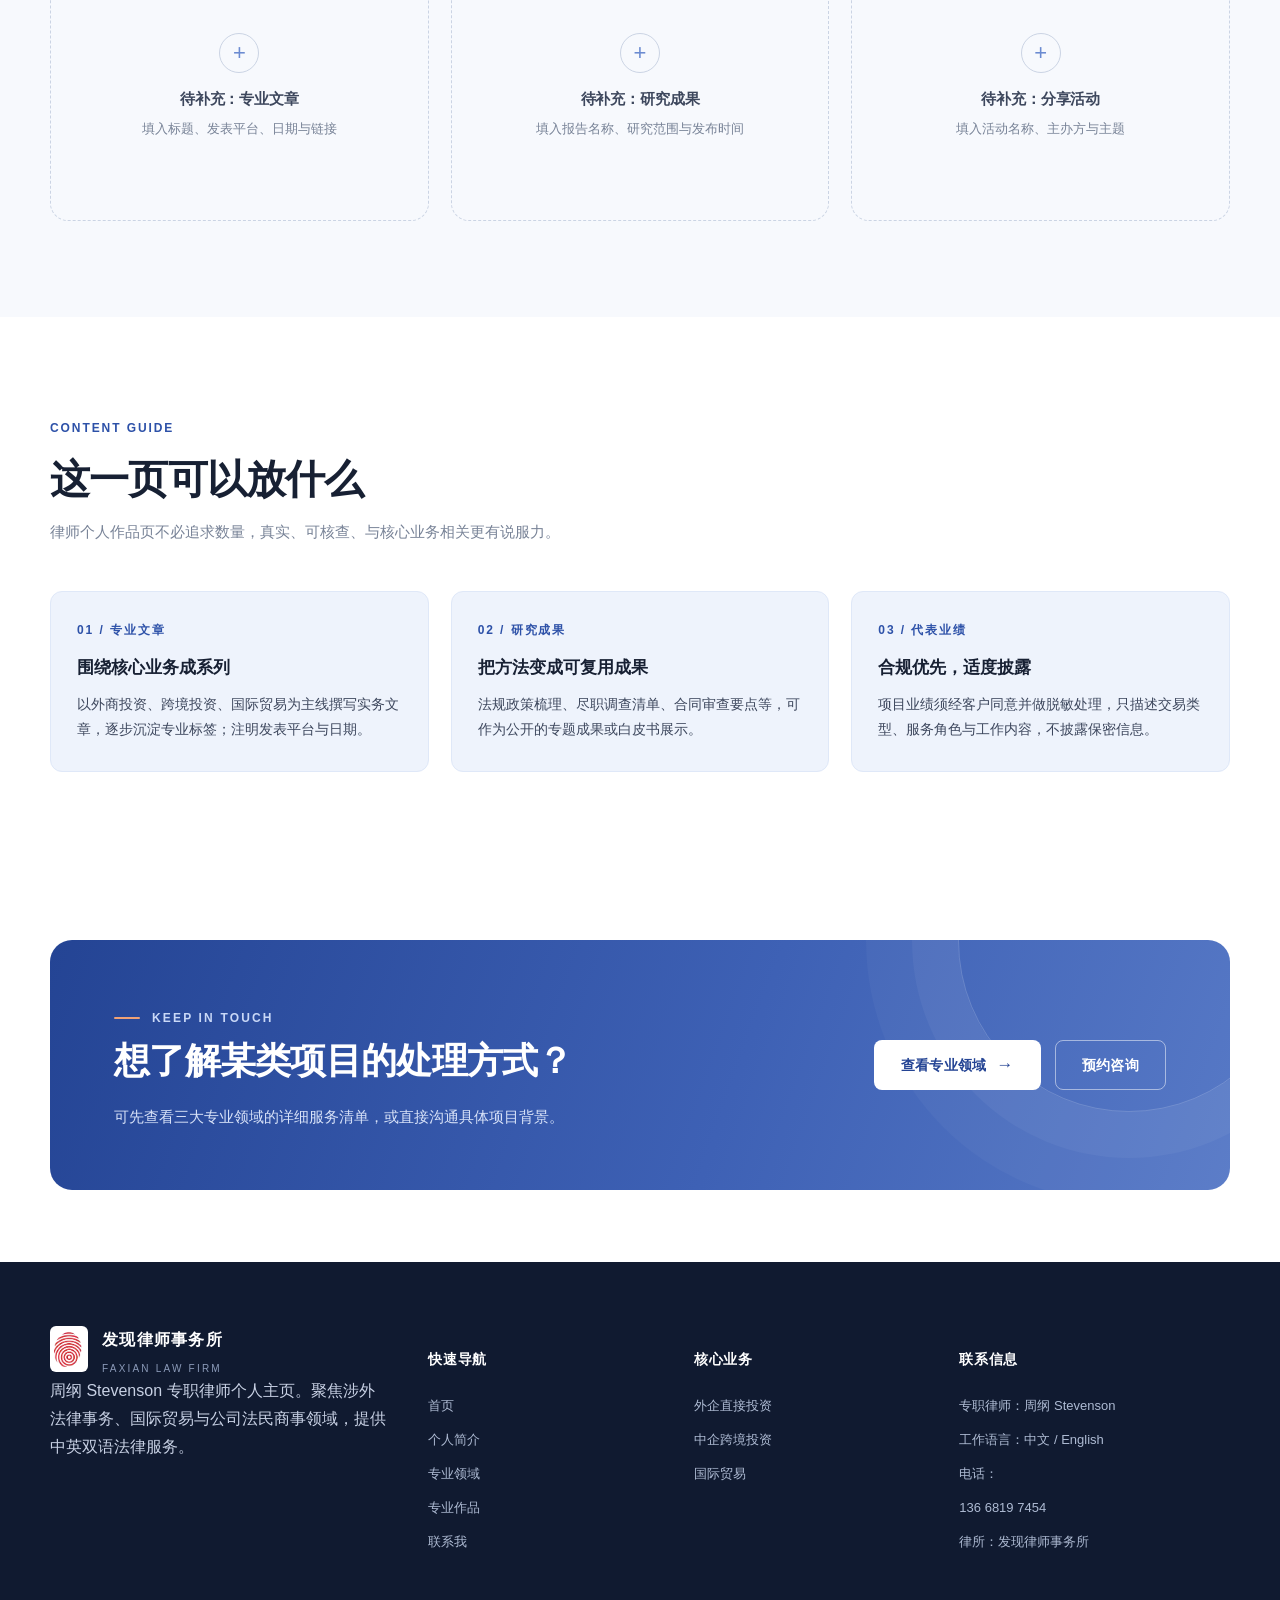
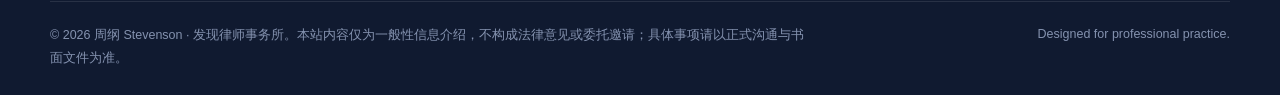
<file: works.html>
<!DOCTYPE html>
<html lang="zh-CN">
<head>
<meta charset="UTF-8">
<meta name="viewport" content="width=device-width, initial-scale=1.0">
<title>专业作品 | 周纲 Stevenson 专职律师</title>
<meta name="description" content="专业文章、研究成果、代表业绩与分享活动的展示页面。页面为可替换的内容框架示例。">
<link rel="icon" type="image/png" href="assets/img/favicon.png">
<link rel="stylesheet" href="assets/css/style.css">
</head>
<body>

<header class="site-header">
  <div class="wrap nav">
    <a class="brand" href="index.html" aria-label="发现律师事务所 · 周纲律师个人主页">
      <img class="brand-mark" src="assets/img/logo-mark.png" alt="发现律师事务所标志">
      <span class="brand-text">
        <span class="brand-name">发现律师事务所</span>
        <span class="brand-sub">FAXIAN LAW FIRM</span>
      </span>
      <span class="brand-divider"></span>
      <span class="brand-person">周纲 Stevenson</span>
    </a>
    <button class="nav-toggle" type="button" aria-label="展开导航菜单" aria-expanded="false" aria-controls="nav-links">
      <span></span><span></span><span></span>
    </button>
    <nav class="nav-links" id="nav-links" aria-label="主导航">
      <a href="index.html">首页</a>
      <a href="about.html">个人简介</a>
      <a href="practice.html">专业领域</a>
      <a href="works.html">专业作品</a>
      <a href="contact.html">联系我</a>
      <span class="nav-cta"><a class="btn btn-primary" href="contact.html">预约咨询 <span class="arrow" aria-hidden="true">→</span></a></span>
    </nav>
  </div>
</header>

<main>

  <div class="page-hero">
    <div class="wrap">
      <span class="eyebrow">Selected Work</span>
      <h1>专业作品</h1>
      <p>专业文章、研究成果、代表业绩与分享活动的集中展示，用于呈现专业积累与研究脉络。</p>
      <div class="crumb"><a href="index.html">首页</a><span>/</span>专业作品</div>
    </div>
  </div>

  <!-- ============================ 提示 ============================ -->
  <section class="tight" aria-label="内容说明">
    <div class="wrap">
      <div class="notice reveal">
        <div class="mark" aria-hidden="true">!</div>
        <div>
          <strong>本页为内容框架示例，尚未填入真实作品</strong>
          <p>来源 PDF 中未包含文章、著述或项目业绩信息。下方带「示例」标记的条目仅用于演示版式与筛选交互，虚线卡片为待补充位。对外发布前，请替换为本人已发表文章、研究成果，或经客户同意并脱敏处理的项目业绩；无法公开的内容建议仅保留分类与概述。</p>
        </div>
      </div>
    </div>
  </section>

  <!-- ============================ 作品列表 ============================ -->
  <section class="soft-bg" aria-labelledby="works-title" style="padding-top:16px">
    <div class="wrap">
      <div class="section-head reveal" style="margin-bottom:0">
        <span class="section-kicker">Portfolio</span>
        <h2 class="section-title" id="works-title">专业积累一览</h2>
        <p class="section-desc">按内容类型浏览，点击分类标签可筛选。</p>
      </div>

      <div class="filters reveal" role="group" aria-label="作品分类筛选">
        <button class="filter-btn active" type="button" data-filter="all">全部</button>
        <button class="filter-btn" type="button" data-filter="article">专业文章</button>
        <button class="filter-btn" type="button" data-filter="research">研究成果</button>
        <button class="filter-btn" type="button" data-filter="case">代表业绩</button>
        <button class="filter-btn" type="button" data-filter="talk">分享活动</button>
      </div>

      <div class="works-grid">

        <article class="work-card reveal" data-cat="article">
          <div class="work-meta"><span class="work-cat">专业文章</span><span class="work-demo">示例 · 待替换</span></div>
          <h3>外商投资企业设立与境内再投资：流程与文件清单</h3>
          <p>示例条目：适合放置已发表的实务文章，摘要可概括适用对象、核心问题与阅读价值，并附原文链接或出处。</p>
          <div class="work-foot"><span>示例排版 · 待填日期与出处</span><span class="arrow" aria-hidden="true">→</span></div>
        </article>

        <article class="work-card reveal d1" data-cat="research">
          <div class="work-meta"><span class="work-cat warm">研究成果</span><span class="work-demo">示例 · 待替换</span></div>
          <h3>跨境投资法律尽职调查要点手册</h3>
          <p>示例条目：适合放置研究报告、法规政策梳理或专题汇编，说明研究范围、覆盖法域与使用场景。</p>
          <div class="work-foot"><span>示例排版 · 待填日期与出处</span><span class="arrow" aria-hidden="true">→</span></div>
        </article>

        <article class="work-card reveal d2" data-cat="case">
          <div class="work-meta"><span class="work-cat gray">代表业绩</span><span class="work-demo">示例 · 待替换</span></div>
          <h3>某境外投资项目：法律尽调与审批程序协助</h3>
          <p>示例条目：适合放置经脱敏、经客户同意披露的项目，概述交易类型、服务角色与工作内容，隐去敏感信息。</p>
          <div class="work-foot"><span>示例排版 · 待填日期与说明</span><span class="arrow" aria-hidden="true">→</span></div>
        </article>

        <article class="work-card reveal" data-cat="article">
          <div class="work-meta"><span class="work-cat">专业文章</span><span class="work-demo">示例 · 待替换</span></div>
          <h3>国际贸易合作协议审改中的常见风险条款</h3>
          <p>示例条目：适合围绕三大核心业务撰写系列文章，逐步形成清晰的专业标签与内容体系。</p>
          <div class="work-foot"><span>示例排版 · 待填日期与出处</span><span class="arrow" aria-hidden="true">→</span></div>
        </article>

        <article class="work-card reveal d1" data-cat="talk">
          <div class="work-meta"><span class="work-cat warm">分享活动</span><span class="work-demo">示例 · 待替换</span></div>
          <h3>涉外法律实务沙龙 / 企业内训主题分享</h3>
          <p>示例条目：适合放置讲座、培训、论坛与媒体采访，注明主办方、主题、时间与公开回放链接。</p>
          <div class="work-foot"><span>示例排版 · 待填日期与主办方</span><span class="arrow" aria-hidden="true">→</span></div>
        </article>

        <article class="work-card reveal d2" data-cat="case">
          <div class="work-meta"><span class="work-cat gray">代表业绩</span><span class="work-demo">示例 · 待替换</span></div>
          <h3>某国际贸易争议：多渠道纠纷解决支持</h3>
          <p>示例条目：适合展示争议解决经验，重点说明处理路径与法律问题，避免披露客户身份和未公开细节。</p>
          <div class="work-foot"><span>示例排版 · 待填日期与说明</span><span class="arrow" aria-hidden="true">→</span></div>
        </article>

        <article class="work-card empty" data-cat="article">
          <div class="plus" aria-hidden="true">+</div>
          <h3>待补充：专业文章</h3>
          <p>填入标题、发表平台、日期与链接</p>
        </article>

        <article class="work-card empty" data-cat="research">
          <div class="plus" aria-hidden="true">+</div>
          <h3>待补充：研究成果</h3>
          <p>填入报告名称、研究范围与发布时间</p>
        </article>

        <article class="work-card empty" data-cat="talk">
          <div class="plus" aria-hidden="true">+</div>
          <h3>待补充：分享活动</h3>
          <p>填入活动名称、主办方与主题</p>
        </article>

      </div>
    </div>
  </section>

  <!-- ============================ 内容建议 ============================ -->
  <section aria-labelledby="guide-title">
    <div class="wrap">
      <div class="section-head reveal">
        <span class="section-kicker">Content Guide</span>
        <h2 class="section-title" id="guide-title">这一页可以放什么</h2>
        <p class="section-desc">律师个人作品页不必追求数量，真实、可核查、与核心业务相关更有说服力。</p>
      </div>
      <div class="guide-grid">
        <div class="guide reveal"><div class="n">01 / 专业文章</div><h4>围绕核心业务成系列</h4><p>以外商投资、跨境投资、国际贸易为主线撰写实务文章，逐步沉淀专业标签；注明发表平台与日期。</p></div>
        <div class="guide reveal d1"><div class="n">02 / 研究成果</div><h4>把方法变成可复用成果</h4><p>法规政策梳理、尽职调查清单、合同审查要点等，可作为公开的专题成果或白皮书展示。</p></div>
        <div class="guide reveal d2"><div class="n">03 / 代表业绩</div><h4>合规优先，适度披露</h4><p>项目业绩须经客户同意并做脱敏处理，只描述交易类型、服务角色与工作内容，不披露保密信息。</p></div>
      </div>
    </div>
  </section>

  <!-- ============================ CTA ============================ -->
  <section class="tight" aria-label="咨询入口">
    <div class="wrap">
      <div class="cta-band reveal">
        <div>
          <span class="eyebrow on-dark">Keep in Touch</span>
          <h2>想了解某类项目的处理方式？</h2>
          <p>可先查看三大专业领域的详细服务清单，或直接沟通具体项目背景。</p>
        </div>
        <div class="cta-actions">
          <a class="btn btn-white" href="practice.html">查看专业领域 <span class="arrow" aria-hidden="true">→</span></a>
          <a class="btn btn-ghost-light" href="contact.html">预约咨询</a>
        </div>
      </div>
    </div>
  </section>

</main>

<footer class="site-footer">
  <div class="wrap">
    <div class="footer-grid">
      <div>
        <div class="footer-brand">
          <img src="assets/img/logo-mark.png" alt="发现律师事务所标志">
          <div><h4>发现律师事务所</h4><div class="en">FAXIAN LAW FIRM</div></div>
        </div>
        <p>周纲 Stevenson 专职律师个人主页。聚焦涉外法律事务、国际贸易与公司法民商事领域，提供中英双语法律服务。</p>
      </div>
      <div class="footer-col">
        <h5>快速导航</h5>
        <a href="index.html">首页</a><a href="about.html">个人简介</a><a href="practice.html">专业领域</a><a href="works.html">专业作品</a><a href="contact.html">联系我</a>
      </div>
      <div class="footer-col">
        <h5>核心业务</h5>
        <a href="practice.html#p1">外企直接投资</a><a href="practice.html#p2">中企跨境投资</a><a href="practice.html#p3">国际贸易</a>
      </div>
      <div class="footer-col">
        <h5>联系信息</h5>
        <li>专职律师：周纲 Stevenson</li>
        <li>工作语言：中文 / English</li>
        <li>电话：<a href="tel:13668197454">136 6819 7454</a></li>
        <li>律所：发现律师事务所</li>
      </div>
    </div>
    <div class="footer-bottom">
      <p>© <span data-year>2026</span> 周纲 Stevenson · 发现律师事务所。本站内容仅为一般性信息介绍，不构成法律意见或委托邀请；具体事项请以正式沟通与书面文件为准。</p>
      <span>Designed for professional practice.</span>
    </div>
  </div>
</footer>

<button class="to-top" type="button" aria-label="回到顶部">↑</button>
<div class="toast" role="status" aria-live="polite"></div>
<script src="assets/js/main.js"></script>
</body>
</html>
</file>
<file: assets/css/style.css>
/* ==========================================================================
   周纲 Stevenson | 个人网站
   设计基调：简约现代 / 白底留白 / 律所蓝 + 少量橙灰点缀
   ========================================================================== */

:root {
  --blue-900: #1c3673;
  --blue-800: #244494;
  --blue-700: #2d51a8;
  --blue: #3e61b5;
  --blue-light: #6b8bd1;
  --blue-050: #eef3fc;
  --blue-100: #dfe8f8;
  --orange: #e2703a;
  --orange-050: #fdf1ea;
  --slate: #8b93a3;
  --slate-050: #f0f2f6;
  --ink: #172033;
  --ink-2: #3d475d;
  --muted: #788397;
  --line: #e5e9f1;
  --white: #ffffff;
  --bg-soft: #f7f9fd;
  --navy: #101a30;
  --radius: 18px;
  --radius-sm: 12px;
  --shadow-sm: 0 8px 24px rgba(23, 32, 51, .055);
  --shadow: 0 20px 54px rgba(23, 32, 51, .09);
  --shadow-blue: 0 24px 60px rgba(40, 72, 156, .22);
  --max: 1180px;
  --ease: cubic-bezier(.22, .68, 0, 1);
}

* { box-sizing: border-box; }

html { scroll-behavior: smooth; scroll-padding-top: 92px; }

body {
  margin: 0;
  background: var(--white);
  color: var(--ink);
  font-family: "PingFang SC", "Microsoft YaHei", "Hiragino Sans GB",
    "Source Han Sans SC", "Noto Sans SC", -apple-system, BlinkMacSystemFont,
    "Segoe UI", Roboto, Arial, sans-serif;
  font-size: 16px;
  line-height: 1.75;
  -webkit-font-smoothing: antialiased;
  text-rendering: optimizeLegibility;
}

img { display: block; max-width: 100%; }
a { color: inherit; text-decoration: none; }
button { font: inherit; cursor: pointer; }
h1, h2, h3, h4, p, ul, ol, figure { margin: 0; }
ul, ol { padding: 0; list-style: none; }

:focus-visible { outline: 3px solid var(--blue-light); outline-offset: 3px; }

.wrap { width: min(var(--max), calc(100% - 56px)); margin-inline: auto; }
.narrow { width: min(880px, calc(100% - 56px)); margin-inline: auto; }

.sr-only {
  position: absolute; width: 1px; height: 1px; padding: 0; margin: -1px;
  overflow: hidden; clip: rect(0, 0, 0, 0); white-space: nowrap; border: 0;
}

/* ---------------------------------------------------------------- 通用文字 */
.eyebrow {
  display: inline-flex; align-items: center; gap: 12px;
  color: var(--blue-700); font-size: 12px; font-weight: 700;
  letter-spacing: .18em; text-transform: uppercase;
}
.eyebrow::before {
  content: ""; width: 26px; height: 2px; background: var(--orange); border-radius: 2px;
}
.eyebrow.on-dark { color: #c9d8f7; }
.eyebrow.on-dark::before { background: #f0a276; }

.section-kicker {
  font-size: 12px; font-weight: 700; letter-spacing: .16em;
  color: var(--blue-700); text-transform: uppercase;
}
.section-title {
  font-size: clamp(28px, 3.2vw, 40px); line-height: 1.3;
  font-weight: 700; letter-spacing: -.02em; margin-top: 12px;
}
.section-desc { color: var(--muted); font-size: 15px; margin-top: 14px; max-width: 640px; }
.section-head { margin-bottom: 46px; }
.section-head.center { text-align: center; }
.section-head.center .section-desc { margin-inline: auto; }
.section-head.center .eyebrow::before { display: none; }

section { padding: 96px 0; }
section.tight { padding: 72px 0; }
.soft-bg { background: var(--bg-soft); }

.text-blue { color: var(--blue-700); }
.text-orange { color: var(--orange); }
.text-slate { color: var(--slate); }

/* ---------------------------------------------------------------- 按钮 */
.btn {
  display: inline-flex; align-items: center; justify-content: center; gap: 10px;
  min-height: 50px; padding: 0 26px; border-radius: 8px;
  font-size: 14px; font-weight: 600; letter-spacing: .02em;
  border: 1px solid transparent; transition: transform .25s var(--ease),
    box-shadow .25s var(--ease), background .25s, color .25s, border-color .25s;
}
.btn:hover { transform: translateY(-2px); }
.btn-primary { background: var(--blue-700); color: #fff; box-shadow: 0 10px 26px rgba(45, 81, 168, .24); }
.btn-primary:hover { background: var(--blue-800); box-shadow: 0 16px 32px rgba(45, 81, 168, .3); }
.btn-outline { border-color: #cfd8ea; color: var(--blue-800); background: #fff; }
.btn-outline:hover { border-color: var(--blue-700); background: var(--blue-050); }
.btn-ghost-light { border-color: rgba(255, 255, 255, .5); color: #fff; background: transparent; }
.btn-ghost-light:hover { background: rgba(255, 255, 255, .13); }
.btn-white { background: #fff; color: var(--blue-800); }
.btn-white:hover { box-shadow: 0 14px 30px rgba(0, 0, 0, .14); }
.btn .arrow { font-size: 17px; line-height: 1; transition: transform .25s var(--ease); }
.btn:hover .arrow { transform: translateX(4px); }

.link-more {
  display: inline-flex; align-items: center; gap: 8px;
  color: var(--blue-700); font-size: 14px; font-weight: 600;
}
.link-more .arrow { transition: transform .25s var(--ease); }
.link-more:hover .arrow { transform: translateX(5px); }

/* ---------------------------------------------------------------- 顶部导航 */
.site-header {
  position: sticky; top: 0; z-index: 100;
  background: rgba(255, 255, 255, .92);
  backdrop-filter: saturate(180%) blur(14px);
  -webkit-backdrop-filter: saturate(180%) blur(14px);
  border-bottom: 1px solid transparent;
  transition: border-color .3s, box-shadow .3s;
}
.site-header.scrolled { border-bottom-color: var(--line); box-shadow: 0 6px 20px rgba(23, 32, 51, .05); }
.nav { height: 78px; display: flex; align-items: center; justify-content: space-between; gap: 24px; }
.brand { display: flex; align-items: center; gap: 12px; flex-shrink: 0; }
.brand-mark { width: 34px; height: 40px; object-fit: contain; }
.brand-text { display: flex; flex-direction: column; line-height: 1.15; }
.brand-name { font-size: 15px; font-weight: 700; letter-spacing: .08em; color: var(--ink); }
.brand-sub { font-size: 9px; letter-spacing: .22em; color: var(--muted); margin-top: 4px; }
.brand-divider { width: 1px; height: 26px; background: var(--line); margin: 0 4px; }
.brand-person { font-size: 14px; font-weight: 600; color: var(--blue-800); white-space: nowrap; }

.nav-links { display: flex; align-items: center; gap: 34px; margin-left: auto; }
.nav-links > a {
  position: relative; font-size: 14px; font-weight: 500; color: var(--ink-2);
  padding: 8px 0; transition: color .2s;
}
.nav-links > a::after {
  content: ""; position: absolute; left: 0; right: 0; bottom: 0; height: 2px;
  background: var(--orange); border-radius: 2px; transform: scaleX(0);
  transform-origin: left; transition: transform .28s var(--ease);
}
.nav-links > a:hover { color: var(--blue-700); }
.nav-links > a:hover::after, .nav-links > a.active::after { transform: scaleX(1); }
.nav-links > a.active { color: var(--blue-700); font-weight: 700; }
.nav-cta { margin-left: 14px; }
.nav-cta .btn { min-height: 42px; padding: 0 20px; font-size: 13px; }

.nav-toggle {
  display: none; width: 44px; height: 44px; border: 1px solid var(--line);
  border-radius: 9px; background: #fff; align-items: center; justify-content: center;
  flex-direction: column; gap: 5px;
}
.nav-toggle span { display: block; width: 20px; height: 2px; background: var(--ink); border-radius: 2px; transition: .25s; }
.nav-toggle[aria-expanded="true"] span:nth-child(1) { transform: translateY(7px) rotate(45deg); }
.nav-toggle[aria-expanded="true"] span:nth-child(2) { opacity: 0; }
.nav-toggle[aria-expanded="true"] span:nth-child(3) { transform: translateY(-7px) rotate(-45deg); }

/* ---------------------------------------------------------------- 首页 Hero */
.hero { position: relative; overflow: hidden; padding: 70px 0 0; background: linear-gradient(180deg, #fbfcff 0%, #fff 78%); }
.hero::before {
  content: ""; position: absolute; top: -180px; right: -120px; width: 560px; height: 560px;
  background: radial-gradient(circle, rgba(62, 97, 181, .075) 0%, transparent 68%); pointer-events: none;
}
.hero-grid {
  display: grid; grid-template-columns: .98fr 1.02fr; align-items: center; gap: 60px;
  min-height: 520px; position: relative; z-index: 1;
}
.hero-copy { padding-bottom: 56px; }
.hero-name {
  font-size: clamp(46px, 5.6vw, 76px); line-height: 1.13; font-weight: 700;
  letter-spacing: -.035em; margin-top: 22px; color: var(--ink);
}
.hero-name .en { color: var(--blue-700); font-weight: 500; letter-spacing: -.02em; }
.hero-role {
  margin-top: 20px; font-size: 19px; font-weight: 600; color: var(--ink-2); letter-spacing: .02em;
}
.hero-role .dot { color: var(--orange); padding: 0 10px; }
.hero-lead { margin-top: 18px; font-size: 16px; color: var(--muted); max-width: 510px; line-height: 1.95; }
.hero-tags { display: flex; flex-wrap: wrap; gap: 10px; margin-top: 28px; }
.tag {
  display: inline-flex; align-items: center; gap: 7px;
  padding: 7px 14px; border-radius: 100px; font-size: 12.5px; font-weight: 600;
  background: var(--blue-050); color: var(--blue-800); border: 1px solid var(--blue-100);
}
.tag::before { content: ""; width: 5px; height: 5px; border-radius: 50%; background: var(--blue-light); }
.tag.warm { background: var(--orange-050); color: #b95327; border-color: #f7ddcd; }
.tag.warm::before { background: var(--orange); }
.hero-actions { display: flex; flex-wrap: wrap; gap: 14px; margin-top: 36px; }

.hero-visual { position: relative; align-self: stretch; display: flex; align-items: flex-end; justify-content: center; }
/* 照片比例参照原 PDF：蓝色横幅内，头顶上方留少量蓝边，身体在横幅底边自然裁切。
   做法是图片盒从顶部 6% 起、高度等于容器，object-fit:cover + 顶对齐，
   因此被裁掉的是底部而不是头部。 */
.hero-photo-card {
  position: relative; width: 100%; height: 440px;
  border-radius: 26px 26px 0 0; overflow: hidden;
  background: linear-gradient(160deg, #4a6dc0 0%, #3a5cad 52%, #2c4a95 100%);
  box-shadow: var(--shadow-blue);
}
.hero-photo-card::after {
  content: ""; position: absolute; inset: 0;
  background: radial-gradient(circle at 72% 18%, rgba(255, 255, 255, .16), transparent 46%);
  pointer-events: none;
}
.hero-photo-card img {
  position: absolute; top: 6%; left: 0;
  width: 100%; height: 100%;
  object-fit: cover; object-position: center top;
  max-width: none;
}
.hero-badge {
  position: absolute; left: -34px; bottom: 52px; z-index: 2;
  background: #fff; border-radius: 14px; padding: 16px 22px;
  box-shadow: var(--shadow); border: 1px solid var(--line);
}
.hero-badge strong { display: block; font-size: 22px; font-weight: 700; color: var(--blue-800); line-height: 1.2; }
.hero-badge span { font-size: 12px; color: var(--muted); letter-spacing: .04em; }

.hero-stats {
  position: relative; z-index: 1; display: grid; grid-template-columns: repeat(3, 1fr);
  border-top: 1px solid var(--line); margin-top: 8px;
}
.hero-stat { padding: 26px 0 30px; display: flex; align-items: baseline; gap: 14px; }
.hero-stat + .hero-stat { border-left: 1px solid var(--line); padding-left: 42px; }
.hero-stat b { font-size: 30px; font-weight: 700; color: var(--blue-700); letter-spacing: -.03em; line-height: 1; }
.hero-stat span { font-size: 13.5px; color: var(--muted); }

/* ---------------------------------------------------------------- 核心业务卡 */
.practice-grid { display: grid; grid-template-columns: repeat(3, 1fr); gap: 24px; }
.practice-card {
  position: relative; background: #fff; border: 1px solid var(--line);
  border-radius: var(--radius); padding: 34px 30px 30px; overflow: hidden;
  transition: transform .35s var(--ease), box-shadow .35s var(--ease), border-color .35s;
}
.practice-card::before {
  content: ""; position: absolute; left: 0; top: 0; height: 3px; width: 100%;
  background: var(--accent, var(--blue)); transform: scaleX(0); transform-origin: left;
  transition: transform .4s var(--ease);
}
.practice-card:hover { transform: translateY(-6px); box-shadow: var(--shadow); border-color: transparent; }
.practice-card:hover::before { transform: scaleX(1); }
.practice-num {
  font-size: 46px; font-weight: 700; line-height: 1; letter-spacing: -.05em;
  color: var(--accent, var(--blue)); font-variant-numeric: tabular-nums;
}
.practice-card h3 { font-size: 21px; font-weight: 700; margin-top: 18px; letter-spacing: -.01em; }
.practice-card p { font-size: 14px; color: var(--muted); line-height: 1.9; margin-top: 14px; }
.practice-list { margin-top: 20px; border-top: 1px dashed var(--line); padding-top: 16px; }
.practice-list li { position: relative; padding-left: 18px; font-size: 13.5px; color: var(--ink-2); margin-top: 9px; }
.practice-list li::before {
  content: ""; position: absolute; left: 0; top: 10px; width: 6px; height: 6px;
  border-radius: 50%; background: var(--accent, var(--blue)); opacity: .55;
}
.card-foot { margin-top: 24px; }

/* ---------------------------------------------------------------- 数字 / 资质条 */
.cred-strip { background: var(--blue-900); color: #fff; }
.cred-grid { display: grid; grid-template-columns: 1.1fr 1fr 1fr 1fr; gap: 0; }
.cred-item { padding: 42px 34px; border-left: 1px solid rgba(255, 255, 255, .13); }
.cred-item:first-child { border-left: 0; padding-left: 0; }
.cred-item .label { font-size: 11px; letter-spacing: .2em; text-transform: uppercase; color: #a9bde9; }
.cred-item h4 { font-size: 17px; font-weight: 600; margin-top: 12px; line-height: 1.6; }
.cred-item p { font-size: 13px; color: #c6d3ef; margin-top: 8px; line-height: 1.8; }

/* ---------------------------------------------------------------- 服务清单 / 详解 */
.detail-grid { display: grid; grid-template-columns: repeat(3, 1fr); gap: 24px; }
.detail-col { border-top: 2px solid var(--accent, var(--blue)); padding-top: 24px; }
.detail-col .idx { font-size: 12px; font-weight: 700; letter-spacing: .16em; color: var(--accent, var(--blue)); }
.detail-col h3 { font-size: 20px; margin-top: 10px; }
.detail-col ul { margin-top: 20px; }
.detail-col li {
  position: relative; padding-left: 20px; font-size: 14px; color: var(--ink-2);
  line-height: 1.8; padding-top: 12px; padding-bottom: 12px; border-bottom: 1px solid var(--line);
}
.detail-col li::before {
  content: ""; position: absolute; left: 0; top: 21px; width: 7px; height: 7px;
  border: 2px solid var(--accent, var(--blue)); border-radius: 50%;
}

/* ---------------------------------------------------------------- 服务流程 */
.flow { display: grid; grid-template-columns: repeat(4, 1fr); gap: 20px; counter-reset: step; }
.flow-step { position: relative; padding-right: 18px; }
.flow-step:not(:last-child)::after {
  content: ""; position: absolute; top: 21px; left: 52px; right: -6px; height: 1px;
  background: linear-gradient(90deg, var(--blue-100), var(--line));
}
.flow-num {
  width: 44px; height: 44px; border-radius: 50%; display: grid; place-items: center;
  background: var(--blue-050); color: var(--blue-700); font-weight: 700; font-size: 15px;
  border: 1px solid var(--blue-100);
}
.flow-step h4 { font-size: 16px; margin-top: 18px; }
.flow-step p { font-size: 13.5px; color: var(--muted); margin-top: 8px; line-height: 1.8; }

/* ---------------------------------------------------------------- 优势 */
.advantage-grid { display: grid; grid-template-columns: repeat(4, 1fr); gap: 20px; }
.advantage {
  padding: 30px 26px; border-radius: var(--radius-sm); background: #fff;
  border: 1px solid var(--line); transition: .3s var(--ease);
}
.advantage:hover { box-shadow: var(--shadow-sm); transform: translateY(-4px); }
.advantage .icon {
  width: 42px; height: 42px; border-radius: 11px; display: grid; place-items: center;
  background: var(--blue-050); color: var(--blue-700); font-size: 19px; font-weight: 700;
}
.advantage h4 { font-size: 16px; margin-top: 20px; }
.advantage p { font-size: 13.5px; color: var(--muted); margin-top: 10px; line-height: 1.85; }

/* ---------------------------------------------------------------- CTA */
.cta-band {
  border-radius: 22px; padding: 60px 64px; color: #fff; position: relative; overflow: hidden;
  background: linear-gradient(110deg, #244494 0%, #3e61b5 58%, #5779c6 100%);
  display: flex; align-items: center; justify-content: space-between; gap: 40px;
}
.cta-band::after {
  content: ""; position: absolute; width: 340px; height: 340px; right: -70px; top: -170px;
  border: 1px solid rgba(255, 255, 255, .18); border-radius: 50%;
  box-shadow: 0 0 0 46px rgba(255, 255, 255, .045), 0 0 0 92px rgba(255, 255, 255, .03);
}
.cta-band h2 { font-size: clamp(26px, 3vw, 36px); font-weight: 700; letter-spacing: -.02em; }
.cta-band p { color: #d8e2f8; font-size: 15px; margin-top: 12px; max-width: 560px; }
.cta-band .cta-actions { display: flex; gap: 14px; flex-wrap: wrap; position: relative; z-index: 1; }

/* ---------------------------------------------------------------- 内页页头 */
.page-hero {
  background: linear-gradient(180deg, var(--blue-050) 0%, #fff 100%);
  border-bottom: 1px solid var(--line); padding: 62px 0 58px;
}
.page-hero h1 { font-size: clamp(32px, 4vw, 48px); font-weight: 700; letter-spacing: -.03em; margin-top: 16px; }
.page-hero p { color: var(--muted); margin-top: 14px; font-size: 15px; max-width: 660px; line-height: 1.9; }
.crumb { font-size: 12.5px; color: var(--muted); margin-top: 24px; }
.crumb a:hover { color: var(--blue-700); }
.crumb span { padding: 0 8px; color: #b9c1cf; }

/* ---------------------------------------------------------------- 简介页 */
.about-grid { display: grid; grid-template-columns: 380px 1fr; gap: 64px; align-items: start; }
.about-photo {
  position: relative; border-radius: var(--radius); overflow: hidden; height: 470px;
  background: linear-gradient(160deg, #4a6dc0, #2c4a95); box-shadow: var(--shadow-blue);
}
.about-photo img {
  position: absolute; inset: 0;
  width: 100%; height: 100%;
  object-fit: contain; object-position: center bottom;
  max-width: none;
}
.about-photo figcaption {
  position: absolute; left: 0; right: 0; bottom: 0; padding: 16px 22px;
  background: linear-gradient(0deg, rgba(16, 30, 66, .82), transparent);
  color: #fff; font-size: 13px; letter-spacing: .06em;
}
.about-body h2 { font-size: 28px; font-weight: 700; letter-spacing: -.02em; }
.about-body .lead { font-size: 17px; color: var(--ink-2); margin-top: 18px; line-height: 2; font-weight: 500; }
.about-body p.body { color: var(--muted); font-size: 15px; line-height: 2.05; margin-top: 18px; }
.about-quote {
  margin-top: 30px; padding: 22px 26px; border-left: 3px solid var(--orange);
  background: var(--bg-soft); border-radius: 0 10px 10px 0;
  font-size: 15px; color: var(--ink-2); line-height: 1.9;
}
.fact-grid { display: grid; grid-template-columns: repeat(2, 1fr); gap: 16px; margin-top: 34px; }
.fact { border: 1px solid var(--line); border-radius: var(--radius-sm); padding: 20px 22px; }
.fact .k { font-size: 11.5px; letter-spacing: .14em; color: var(--blue-700); font-weight: 700; text-transform: uppercase; }
.fact .v { font-size: 15px; font-weight: 600; margin-top: 9px; line-height: 1.7; }
.fact .n { font-size: 12.5px; color: var(--muted); margin-top: 4px; }

.pill-row { display: flex; flex-wrap: wrap; gap: 10px; margin-top: 22px; }
.pill {
  padding: 8px 16px; border-radius: 100px; font-size: 13px; font-weight: 600;
  border: 1px solid var(--blue-100); background: var(--blue-050); color: var(--blue-800);
}
.pill.warm { background: var(--orange-050); border-color: #f7ddcd; color: #b95327; }

/* ---------------------------------------------------------------- 领域页 */
.practice-block { display: grid; grid-template-columns: 120px 1fr; gap: 44px; padding: 52px 0; border-bottom: 1px solid var(--line); }
.practice-block:last-child { border-bottom: 0; }
.practice-block .big-num { font-size: 64px; font-weight: 700; line-height: 1; letter-spacing: -.06em; color: var(--accent); opacity: .28; }
.practice-block h2 { font-size: 28px; font-weight: 700; letter-spacing: -.02em; }
.practice-block .en { font-size: 12px; letter-spacing: .18em; text-transform: uppercase; color: var(--muted); margin-top: 8px; }
.practice-block .summary { font-size: 15.5px; color: var(--ink-2); line-height: 2; margin-top: 18px; max-width: 800px; }
.mini-grid { display: grid; grid-template-columns: repeat(2, 1fr); gap: 28px; margin-top: 30px; }
.mini h4 { font-size: 14px; color: var(--blue-800); letter-spacing: .04em; display: flex; align-items: center; gap: 9px; }
.mini h4::before { content: ""; width: 14px; height: 2px; background: var(--orange); border-radius: 2px; }
.mini ul { margin-top: 14px; }
.mini li { position: relative; padding-left: 18px; font-size: 14px; color: var(--ink-2); line-height: 1.8; margin-top: 10px; }
.mini li::before { content: ""; position: absolute; left: 0; top: 11px; width: 6px; height: 6px; border-radius: 50%; background: var(--blue-light); }

/* ---------------------------------------------------------------- 作品页 */
.notice {
  display: flex; gap: 16px; align-items: flex-start; padding: 20px 24px;
  border: 1px solid #f3d9c7; background: var(--orange-050); border-radius: var(--radius-sm);
}
.notice .mark { flex: 0 0 auto; width: 26px; height: 26px; border-radius: 50%; background: var(--orange); color: #fff; display: grid; place-items: center; font-size: 14px; font-weight: 700; }
.notice strong { font-size: 14px; color: #a9481f; display: block; }
.notice p { font-size: 13.5px; color: #9a623f; margin-top: 5px; line-height: 1.8; }

.filters { display: flex; flex-wrap: wrap; gap: 10px; margin: 34px 0 30px; }
.filter-btn {
  padding: 9px 20px; border-radius: 100px; border: 1px solid var(--line);
  background: #fff; color: var(--ink-2); font-size: 13.5px; font-weight: 600; transition: .22s;
}
.filter-btn:hover { border-color: var(--blue-light); color: var(--blue-700); }
.filter-btn.active { background: var(--blue-700); border-color: var(--blue-700); color: #fff; box-shadow: 0 8px 20px rgba(45, 81, 168, .2); }

.works-grid { display: grid; grid-template-columns: repeat(3, 1fr); gap: 22px; }
.work-card {
  display: flex; flex-direction: column; min-height: 268px; padding: 28px 26px;
  border: 1px solid var(--line); border-radius: var(--radius); background: #fff;
  transition: transform .32s var(--ease), box-shadow .32s var(--ease), border-color .32s;
}
.work-card:hover { transform: translateY(-5px); box-shadow: var(--shadow); border-color: transparent; }
.work-meta { display: flex; align-items: center; gap: 10px; flex-wrap: wrap; }
.work-cat { font-size: 11.5px; font-weight: 700; letter-spacing: .08em; color: var(--blue-700); background: var(--blue-050); padding: 5px 11px; border-radius: 5px; }
.work-cat.warm { color: #b95327; background: var(--orange-050); }
.work-cat.gray { color: #6a7385; background: var(--slate-050); }
.work-demo { font-size: 11px; color: #9aa3b4; border: 1px dashed #cbd2df; padding: 3px 9px; border-radius: 5px; }
.work-card h3 { font-size: 18px; font-weight: 700; line-height: 1.55; margin-top: 20px; letter-spacing: -.01em; }
.work-card p { font-size: 13.5px; color: var(--muted); line-height: 1.85; margin-top: 12px; }
.work-foot { margin-top: auto; padding-top: 22px; display: flex; align-items: center; justify-content: space-between; font-size: 12.5px; color: #9aa3b4; }
.work-foot .arrow { font-size: 18px; color: var(--blue-700); transition: transform .25s var(--ease); }
.work-card:hover .work-foot .arrow { transform: translateX(5px); }
.work-card.empty {
  border: 1px dashed #cbd4e4; background: var(--bg-soft); box-shadow: none;
  align-items: center; justify-content: center; text-align: center;
}
.work-card.empty:hover { transform: none; box-shadow: none; }
.work-card.empty .plus { width: 40px; height: 40px; border-radius: 50%; border: 1px solid #cbd4e4; display: grid; place-items: center; color: var(--blue-light); font-size: 22px; margin: 0 auto; }
.work-card.empty h3 { font-size: 15px; color: var(--ink-2); margin-top: 14px; }
.work-card.empty p { font-size: 12.5px; margin-top: 8px; }
.work-card[hidden] { display: none; }

.guide-grid { display: grid; grid-template-columns: repeat(3, 1fr); gap: 22px; }
.guide { padding: 28px 26px; border-radius: var(--radius-sm); background: var(--blue-050); border: 1px solid var(--blue-100); }
.guide .n { font-size: 12px; font-weight: 700; letter-spacing: .16em; color: var(--blue-700); }
.guide h4 { font-size: 17px; margin-top: 12px; }
.guide p { font-size: 13.5px; color: var(--ink-2); margin-top: 10px; line-height: 1.85; }

/* ---------------------------------------------------------------- 联系页 */
.contact-grid { display: grid; grid-template-columns: 1fr 1fr; gap: 28px; }
.contact-card { border: 1px solid var(--line); border-radius: var(--radius); padding: 34px 32px; background: #fff; }
.contact-card.primary { background: var(--blue-900); color: #fff; border-color: var(--blue-900); }
.contact-card .cap { font-size: 11.5px; letter-spacing: .16em; text-transform: uppercase; color: var(--blue-700); font-weight: 700; }
.contact-card.primary .cap { color: #a9bde9; }
.contact-card .big { font-size: clamp(26px, 3vw, 34px); font-weight: 700; letter-spacing: -.02em; margin-top: 14px; font-variant-numeric: tabular-nums; }
.contact-card p.note { font-size: 13.5px; color: var(--muted); margin-top: 12px; line-height: 1.85; }
.contact-card.primary p.note { color: #c6d3ef; }
.contact-actions { display: flex; flex-wrap: wrap; gap: 12px; margin-top: 26px; }
.contact-actions .btn { min-height: 44px; padding: 0 20px; font-size: 13px; }
.kv { margin-top: 24px; border-top: 1px solid var(--line); }
.kv div { display: flex; gap: 20px; padding: 15px 0; border-bottom: 1px solid var(--line); font-size: 14px; }
.kv dt { flex: 0 0 96px; color: var(--muted); }
.kv dd { margin: 0; color: var(--ink-2); font-weight: 500; }

.prep-list { counter-reset: prep; }
.prep-list li { position: relative; padding-left: 44px; padding-block: 16px; border-bottom: 1px solid var(--line); font-size: 14.5px; color: var(--ink-2); }
.prep-list li::before {
  counter-increment: prep; content: counter(prep, decimal-leading-zero);
  position: absolute; left: 0; top: 15px; font-size: 13px; font-weight: 700; color: var(--blue-700);
}
.prep-list li strong { color: var(--ink); font-weight: 600; }

.faq details { border-bottom: 1px solid var(--line); padding: 20px 0; }
.faq summary { cursor: pointer; font-size: 15.5px; font-weight: 600; list-style: none; display: flex; justify-content: space-between; align-items: center; gap: 20px; }
.faq summary::-webkit-details-marker { display: none; }
.faq summary::after { content: "+"; color: var(--blue-700); font-size: 20px; font-weight: 400; }
.faq details[open] summary::after { content: "−"; }
.faq details p { font-size: 14px; color: var(--muted); line-height: 1.9; margin-top: 12px; padding-right: 30px; }

/* ---------------------------------------------------------------- 页脚 */
.site-footer { background: var(--navy); color: #c8d1e4; padding: 64px 0 0; }
.footer-grid { display: grid; grid-template-columns: 1.5fr 1fr 1fr 1.2fr; gap: 40px; padding-bottom: 48px; }
.footer-brand { display: flex; align-items: flex-start; gap: 14px; }
.footer-brand img { width: 38px; height: 46px; object-fit: contain; background: #fff; border-radius: 6px; padding: 4px; }
.footer-brand h4 { color: #fff; font-size: 16px; letter-spacing: .08em; }
.footer-brand .en { font-size: 10px; letter-spacing: .22em; color: #8b9ab8; margin-top: 6px; }
.footer-brand p { font-size: 13px; margin-top: 18px; line-height: 1.9; max-width: 320px; }
.footer-col h5 { color: #fff; font-size: 13.5px; font-weight: 600; letter-spacing: .05em; }
.footer-col a, .footer-col li { display: block; font-size: 13px; color: #aebbd3; margin-top: 12px; line-height: 1.7; }
.footer-col a:hover { color: #fff; }
.footer-bottom {
  border-top: 1px solid rgba(255, 255, 255, .1); padding: 22px 0 26px;
  display: flex; justify-content: space-between; gap: 20px; flex-wrap: wrap; font-size: 12.5px; color: #8492af;
}
.footer-bottom p { max-width: 760px; line-height: 1.8; }

/* ---------------------------------------------------------------- 交互 / 动画 */
.reveal { opacity: 0; transform: translateY(22px); transition: opacity .7s var(--ease), transform .7s var(--ease); }
.reveal.is-visible { opacity: 1; transform: none; }
.reveal.d1 { transition-delay: .09s; }
.reveal.d2 { transition-delay: .18s; }
.reveal.d3 { transition-delay: .27s; }

.to-top {
  position: fixed; right: 26px; bottom: 26px; z-index: 90;
  width: 44px; height: 44px; border-radius: 50%; border: 1px solid var(--line);
  background: #fff; color: var(--blue-700); box-shadow: var(--shadow-sm);
  display: grid; place-items: center; font-size: 18px;
  opacity: 0; pointer-events: none; transform: translateY(10px); transition: .3s var(--ease);
}
.to-top.show { opacity: 1; pointer-events: auto; transform: none; }

.toast {
  position: fixed; left: 50%; bottom: 34px; transform: translate(-50%, 16px);
  background: var(--navy); color: #fff; font-size: 13.5px; padding: 12px 22px;
  border-radius: 100px; opacity: 0; pointer-events: none; transition: .3s var(--ease); z-index: 200;
}
.toast.show { opacity: 1; transform: translate(-50%, 0); }

/* ---------------------------------------------------------------- 响应式 */
@media (max-width: 1040px) {
  .nav-links { gap: 20px; }
  .hero-grid { gap: 34px; }
  .hero-photo-card { height: 440px; }
  .hero-badge { left: -16px; }
  .footer-grid { grid-template-columns: 1.5fr 1fr 1fr; }
  .footer-grid > div:last-child { grid-column: 1 / -1; }
}

@media (max-width: 860px) {
  .nav { height: 68px; }
  .nav-toggle { display: flex; }
  .nav-links {
    position: absolute; top: 68px; left: 0; right: 0;
    flex-direction: column; align-items: stretch; gap: 0;
    background: #fff; border-bottom: 1px solid var(--line);
    box-shadow: 0 18px 34px rgba(23, 32, 51, .1);
    padding: 10px 28px 22px; margin: 0;
    max-height: 0; overflow: hidden; opacity: 0; transition: max-height .35s var(--ease), opacity .25s;
  }
  .nav-links.open { max-height: 420px; opacity: 1; }
  .nav-links > a { padding: 13px 0; border-bottom: 1px solid var(--line); }
  .nav-links > a::after { display: none; }
  .nav-cta { margin: 16px 0 0; }
  .nav-cta .btn { width: 100%; }
  .brand-divider, .brand-person { display: none; }

  section { padding: 68px 0; }
  .hero { padding-top: 40px; }
  .hero-grid { grid-template-columns: 1fr; gap: 34px; min-height: 0; }
  .hero-copy { padding-bottom: 0; }
  .hero-visual { justify-content: center; }
  .hero-photo-card { height: 420px; width: 100%; max-width: 520px; border-radius: 22px; }
  .hero-badge { left: auto; right: 16px; bottom: 20px; }
  .hero-stats { grid-template-columns: 1fr; margin-top: 42px; }
  .hero-stat { padding: 18px 0; }
  .hero-stat + .hero-stat { border-left: 0; border-top: 1px solid var(--line); padding-left: 0; }

  .practice-grid, .detail-grid, .works-grid, .guide-grid { grid-template-columns: repeat(2, 1fr); }
  .advantage-grid, .flow { grid-template-columns: repeat(2, 1fr); row-gap: 30px; }
  .flow-step:not(:last-child)::after { display: none; }
  .cred-grid { grid-template-columns: repeat(2, 1fr); }
  .cred-item { padding: 28px 22px; border-left: 0; border-top: 1px solid rgba(255, 255, 255, .13); }
  .cred-item:first-child { border-top: 0; }
  .cred-item:nth-child(odd) { padding-left: 0; }
  .cred-item:nth-child(even) { border-left: 1px solid rgba(255, 255, 255, .13); }
  .cta-band { flex-direction: column; align-items: flex-start; padding: 44px 34px; }
  .about-grid { grid-template-columns: 1fr; gap: 40px; }
  .about-photo { max-width: 420px; height: 440px; }
  .practice-block { grid-template-columns: 1fr; gap: 14px; padding: 40px 0; }
  .practice-block .big-num { font-size: 46px; }
  .contact-grid { grid-template-columns: 1fr; }
  .footer-grid { grid-template-columns: 1fr 1fr; }
  .footer-grid > div:first-child { grid-column: 1 / -1; }
  .footer-grid > div:last-child { grid-column: 1 / -1; }
}

@media (max-width: 560px) {
  .wrap, .narrow { width: calc(100% - 36px); }
  .hero-name { font-size: 42px; }
  .hero-role { font-size: 16px; }
  .practice-grid, .detail-grid, .works-grid, .guide-grid, .advantage-grid, .flow, .fact-grid, .mini-grid { grid-template-columns: 1fr; }
  .cred-grid { grid-template-columns: 1fr; }
  .cred-item, .cred-item:nth-child(even) { border-left: 0; padding-left: 0; }
  .cred-item + .cred-item { border-top: 1px solid rgba(255, 255, 255, .13); }
  .cta-band { padding: 36px 24px; }
  .footer-grid { grid-template-columns: 1fr; gap: 28px; }
  .footer-grid > div:last-child { grid-column: auto; }
  .footer-bottom { flex-direction: column; }
  .btn { min-height: 46px; padding: 0 20px; }
}

@media (prefers-reduced-motion: reduce) {
  html { scroll-behavior: auto; }
  *, *::before, *::after { animation-duration: .01ms !important; transition-duration: .01ms !important; }
  .reveal { opacity: 1; transform: none; }
}
</file>
